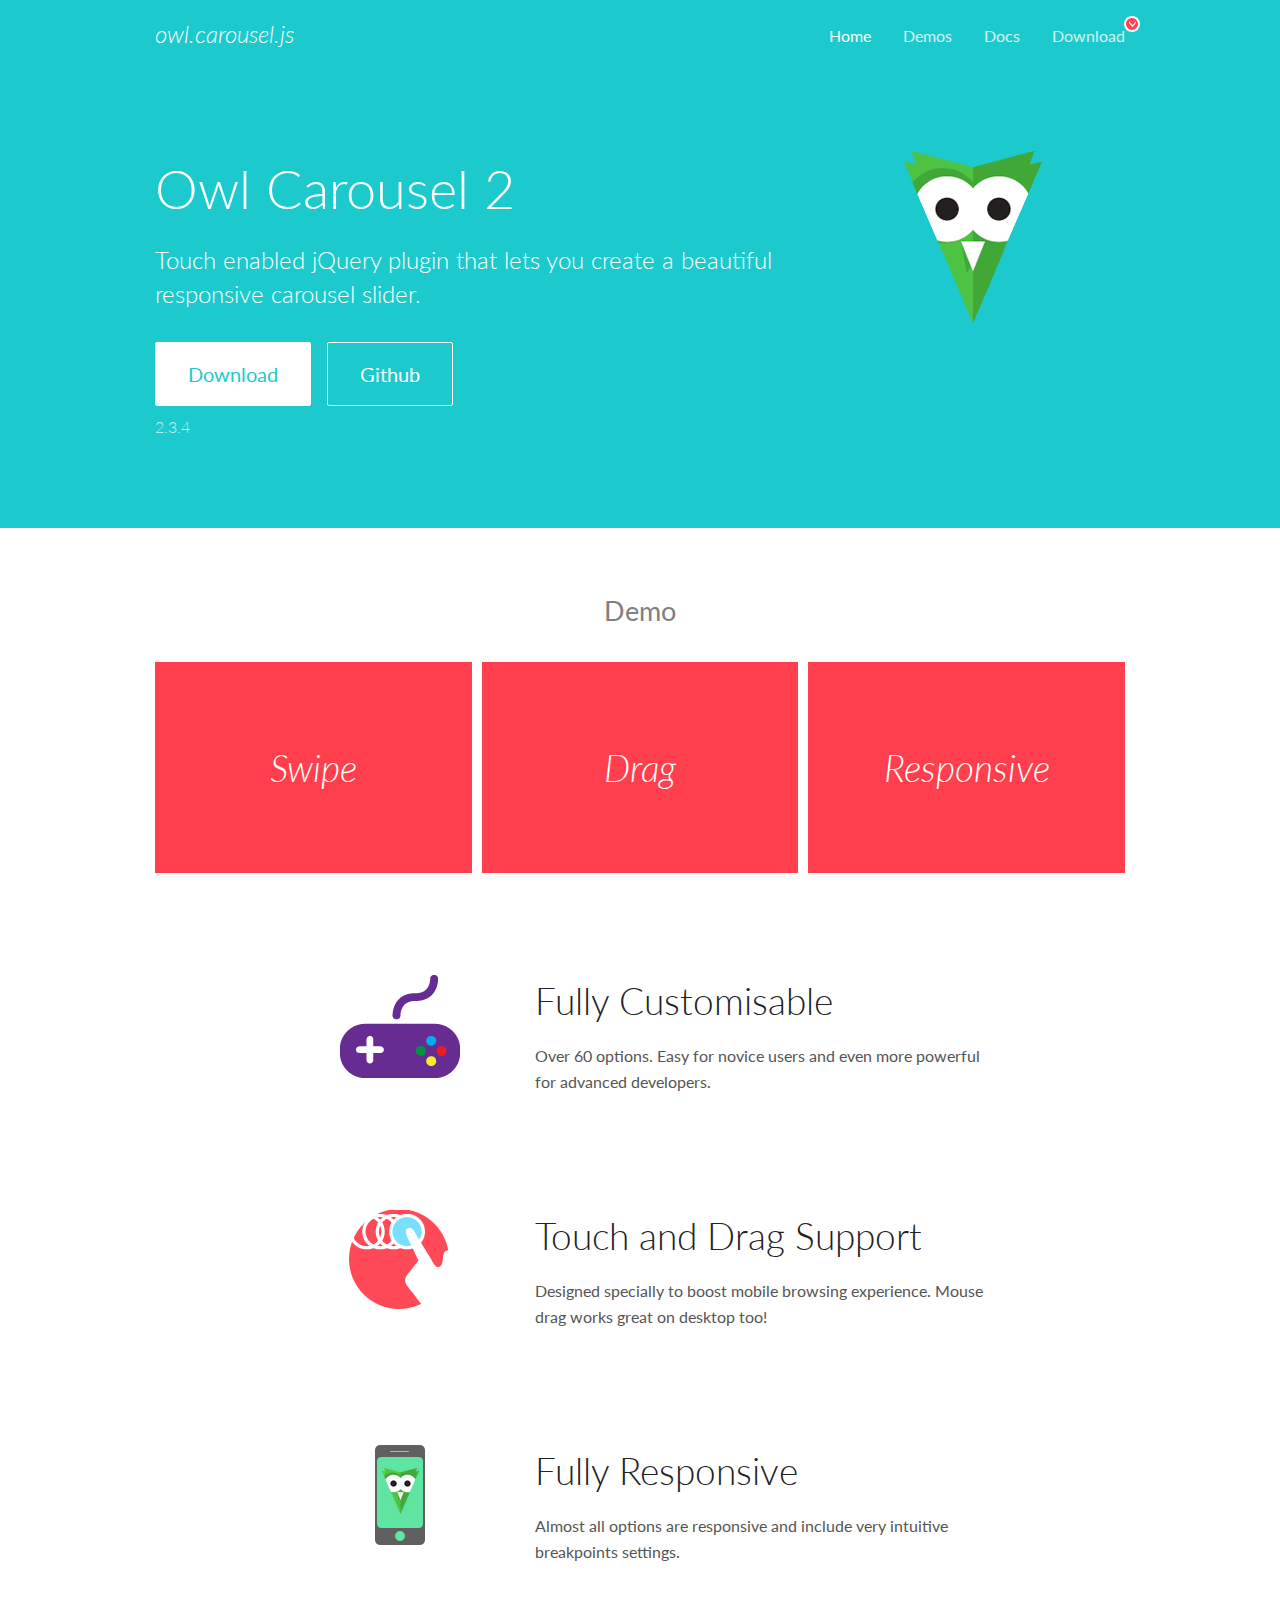
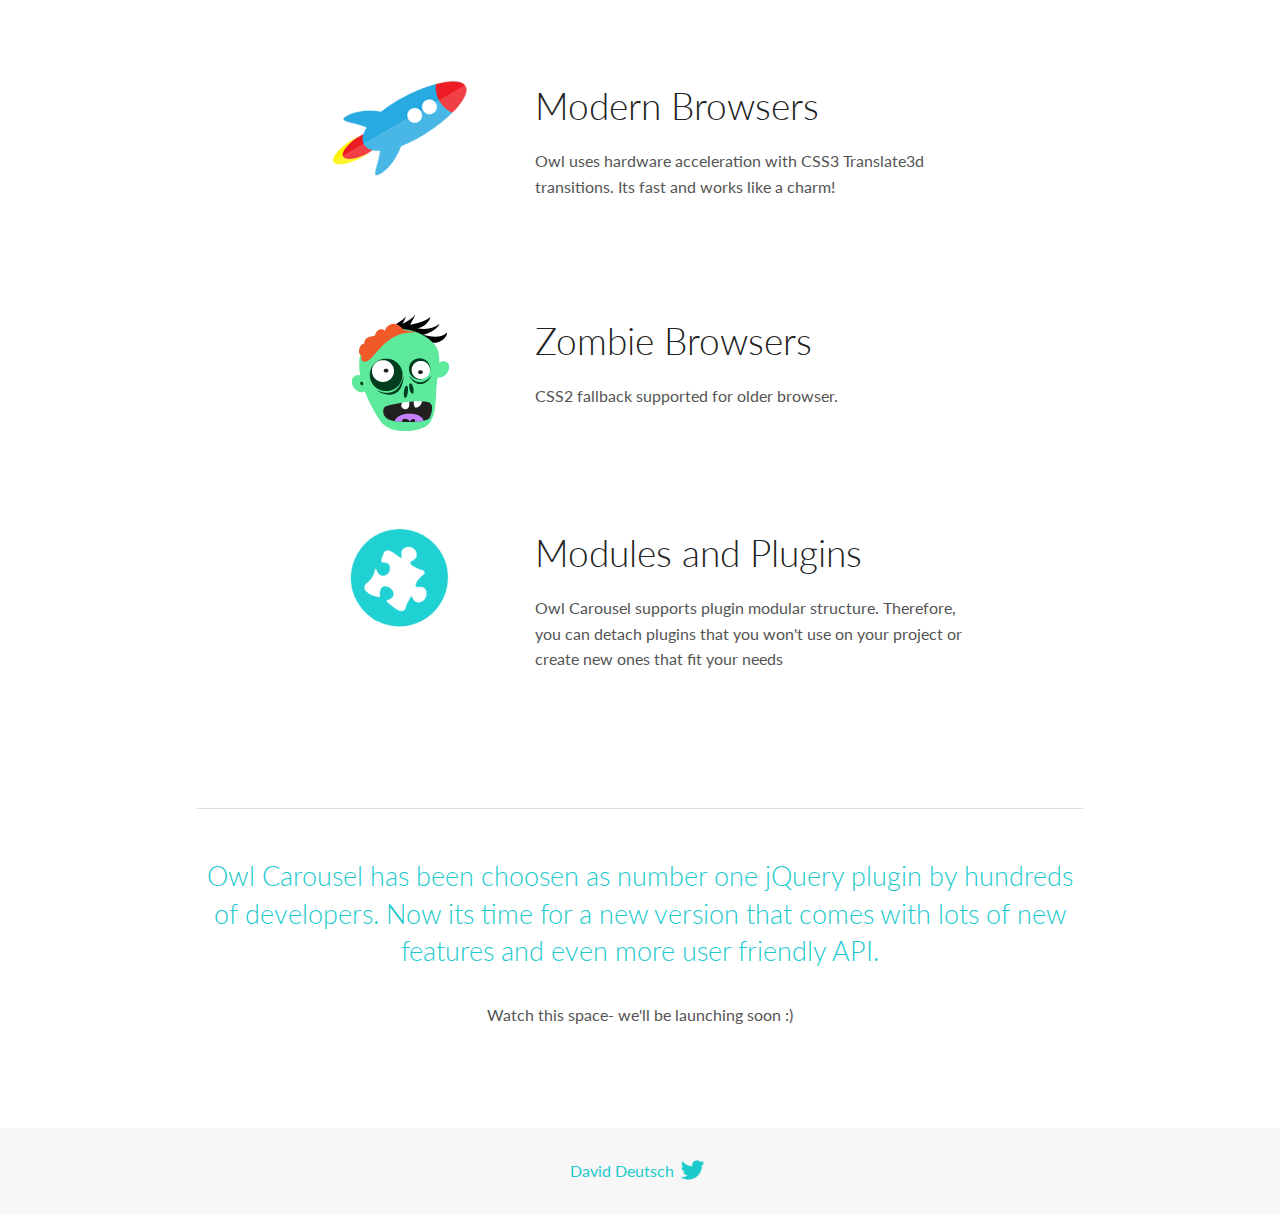
<file: owl-carousel/docs/index.html>
<!DOCTYPE html>
<html lang="en">
  <head>

    <!-- head -->
    <meta charset="utf-8">
    <meta name="msapplication-tap-highlight" content="no" />
    <meta name="viewport" content="width=device-width, initial-scale=1.0" />
    <meta name="description" content="Touch enabled jQuery plugin that lets you create beautiful responsive carousel slider.">
    <meta name="author" content="David Deutsch">
    <title>
      Home | Owl Carousel | 2.3.4
    </title>

    <!-- Stylesheets -->
    <link href='https://fonts.googleapis.com/css?family=Lato:300,400,700,400italic,300italic' rel='stylesheet' type='text/css'>
    <link rel="stylesheet" href="assets/css/docs.theme.min.css">

    <!-- Owl Stylesheets -->
    <link rel="stylesheet" href="assets/owlcarousel/assets/owl.carousel.min.css">
    <link rel="stylesheet" href="assets/owlcarousel/assets/owl.theme.default.min.css">

    <!-- HTML5 shim and Respond.js IE8 support of HTML5 elements and media queries -->

    <!--[if lt IE 9]>
      <script src="https://oss.maxcdn.com/libs/html5shiv/3.7.0/html5shiv.js"></script>
      <script src="https://oss.maxcdn.com/libs/respond.js/1.3.0/respond.min.js"></script>
    <![endif]-->

    <!-- Favicons -->
    <link rel="apple-touch-icon-precomposed" sizes="144x144" href="assets/ico/apple-touch-icon-144-precomposed.png">
    <link rel="shortcut icon" href="assets/ico/favicon.png">
    <link rel="shortcut icon" href="favicon.ico">

    <!-- Yeah i know js should not be in header. Its required for demos.-->

    <!-- javascript -->
    <script src="assets/vendors/jquery.min.js"></script>
    <script src="assets/owlcarousel/owl.carousel.js"></script>
  </head>
  <body>

    <!-- header -->
    <header class="header">
      <div class="row">
        <div class="large-12 columns">
          <div class="brand left">
            <h3>
              <a href="/OwlCarousel2/">owl.carousel.js</a> 
            </h3>
          </div>
          <a id="toggle-nav" class="right">
            <span></span> <span></span> <span></span> 
          </a> 
          <div class="nav-bar">
            <ul class="clearfix">
              <li class="active">
                <a href="/OwlCarousel2/index.html">Home</a> 
              </li>
              <li> <a href="/OwlCarousel2/demos/demos.html">Demos</a>  </li>
              <li> <a href="/OwlCarousel2/docs/started-welcome.html">Docs</a>  </li>
              <li>
                <a href="https://github.com/OwlCarousel2/OwlCarousel2/archive/2.3.4.zip">Download</a> 
                <span class="download"></span> 
              </li>
            </ul>
          </div>
        </div>
      </div>
    </header>

    <!-- home panel -->
    <section id="hero">
      <div class="row">
        <div class="large-8 medium-8 columns">
          <h1>Owl Carousel 2</h1>
          <h4>Touch enabled jQuery plugin that lets you create a beautiful responsive carousel slider.</h4>
          <a href="https://github.com/OwlCarousel2/OwlCarousel2/archive/2.3.4.zip" class="hero-button">Download</a> 
          <a href="https://github.com/OwlCarousel2/OwlCarousel2" class="hero-button outline">Github</a> 
          <p>2.3.4</p>
        </div>
        <div class="large-4 medium-4 columns">
          <img class="owl-logo" src="assets/img/owl-logo.png" alt="mr. Owl">
        </div>
      </div>
    </section>

    <!-- body -->
    <div class="home-demo">
      <div class="row">
        <div class="large-12 columns">
          <h3>Demo</h3>
          <div class="owl-carousel">
            <div class="item">
              <h2>Swipe</h2>
            </div>
            <div class="item">
              <h2>Drag</h2>
            </div>
            <div class="item">
              <h2>Responsive</h2>
            </div>
            <div class="item">
              <h2>CSS3</h2>
            </div>
            <div class="item">
              <h2>Fast</h2>
            </div>
            <div class="item">
              <h2>Easy</h2>
            </div>
            <div class="item">
              <h2>Free</h2>
            </div>
            <div class="item">
              <h2>Upgradable</h2>
            </div>
            <div class="item">
              <h2>Tons of options</h2>
            </div>
            <div class="item">
              <h2>Infinity</h2>
            </div>
            <div class="item">
              <h2>Auto Width</h2>
            </div>
          </div>
        </div>
      </div>
    </div>
    <script>
      var owl = $('.owl-carousel');
      owl.owlCarousel({
        margin: 10,
        loop: true,
        responsive: {
          0: {
            items: 1
          },
          600: {
            items: 2
          },
          1000: {
            items: 3
          }
        }
      })
    </script>

    <!-- features -->
    <div id="features">
      <div class="row">
        <div class="small-12 medium-9 small-centered columns">
          <section class="row feature">
            <div class="medium-4 small-12 columns">
              <img src="assets/img/feature-options.png" alt="">
            </div>
            <div class="medium-8 small-12 columns">
              <h2>Fully Customisable</h2>
              <p>Over 60 options. Easy for novice users and even more powerful for advanced developers.</p>
            </div>
          </section>
          <section class="row feature">
            <div class="medium-4 small-12 columns">
              <img src="assets/img/feature-drag.png" alt="">
            </div>
            <div class="medium-8 small-12 columns">
              <h2>Touch and Drag Support</h2>
              <p>Designed specially to boost mobile browsing experience. Mouse drag works great on desktop too!</p>
            </div>
          </section>
          <section class="row feature">
            <div class="medium-4 small-12 columns">
              <img src="assets/img/feature-responsive.png" alt="">
            </div>
            <div class="medium-8 small-12 columns">
              <h2>Fully Responsive</h2>
              <p>Almost all options are responsive and include very intuitive breakpoints settings.</p>
            </div>
          </section>
          <section class="row feature">
            <div class="medium-4 small-12 columns">
              <img src="assets/img/feature-modern.png" alt="">
            </div>
            <div class="medium-8 small-12 columns">
              <h2>Modern Browsers</h2>
              <p>Owl uses hardware acceleration with CSS3 Translate3d transitions. Its fast and works like a charm! </p>
            </div>
          </section>
          <section class="row feature">
            <div class="medium-4 small-12 columns">
              <img src="assets/img/feature-zombie.png" alt="">
            </div>
            <div class="medium-8 small-12 columns">
              <h2>Zombie Browsers</h2>
              <p>CSS2 fallback supported for older browser.</p>
            </div>
          </section>
          <section class="row feature">
            <div class="medium-4 small-12 columns">
              <img src="assets/img/feature-module.png" alt="">
            </div>
            <div class="medium-8 small-12 columns">
              <h2>Modules and Plugins</h2>
              <p>Owl Carousel supports plugin modular structure. Therefore, you can detach plugins that you won&#x27;t use on your project or create new ones that fit your needs</p>
            </div>
          </section>
        </div>
      </div>
    </div>

    <!-- footer -->
    <section id="teaser-text">
      <div class="row">
        <div class="small-12 medium-11 small-centered columns">
          <hr>
          <h3 id="owl-carousel-has-been-choosen-as-number-one-jquery-plugin-by-hundreds-of-developers-now-its-time-for-a-new-version-that-comes-with-lots-of-new-features-and-even-more-user-friendly-api-">Owl Carousel has been choosen as number one jQuery plugin by hundreds of developers. Now its time for a new version that comes with lots of new features and even more user friendly API.</h3>
          <p>Watch this space- we&#39;ll be launching soon :)</p>
        </div>
      </div>
    </section>

    <!-- footer -->
    <footer class="footer">
      <div class="row">
        <div class="large-12 columns">
          <h5>
            <a href="/OwlCarousel2/docs/support-contact.html">David Deutsch</a> 
            <a id="custom-tweet-button" href="https://twitter.com/share?url=https://github.com/OwlCarousel2/OwlCarousel2&text=Owl Carousel - This is so awesome! " target="_blank"></a> 
          </h5>
        </div>
      </div>
    </footer>

    <!-- vendors -->
    <script src="assets/vendors/highlight.js"></script>
    <script src="assets/js/app.js"></script>
  </body>
</html>
</file>
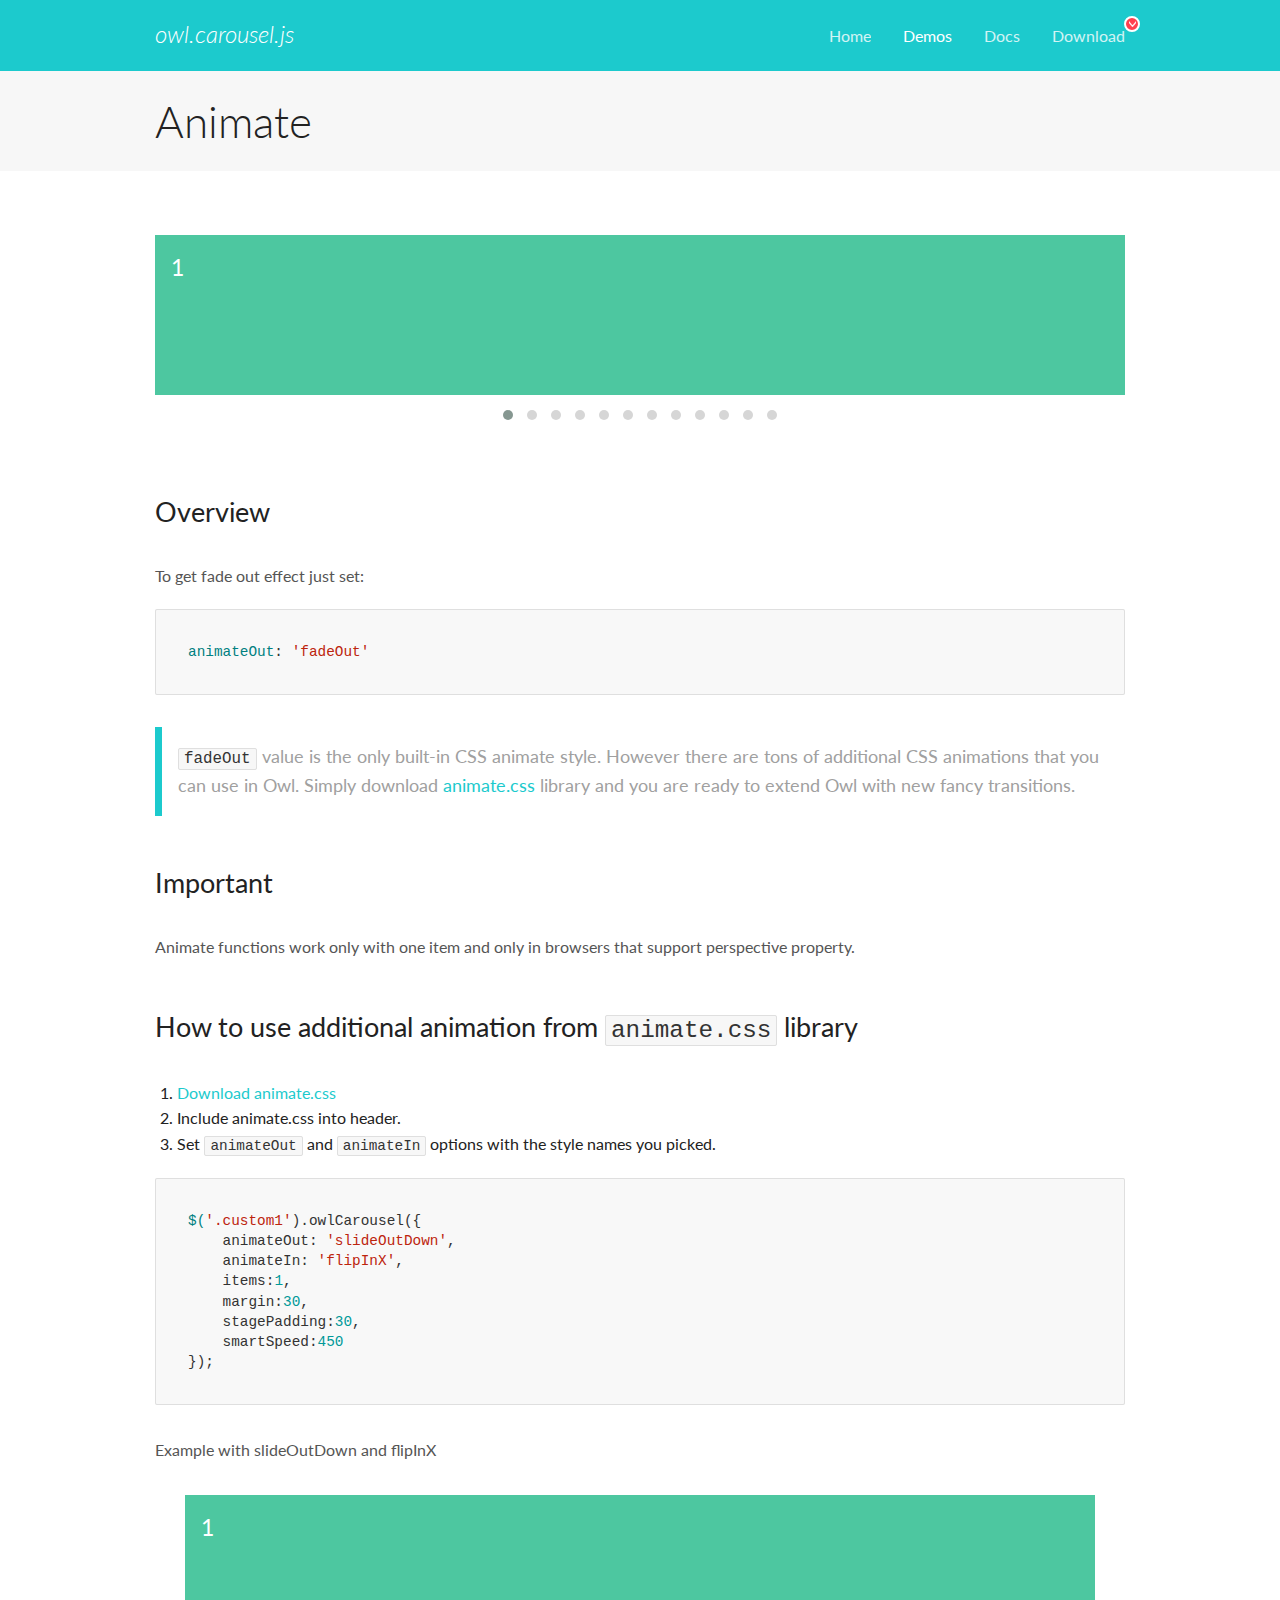
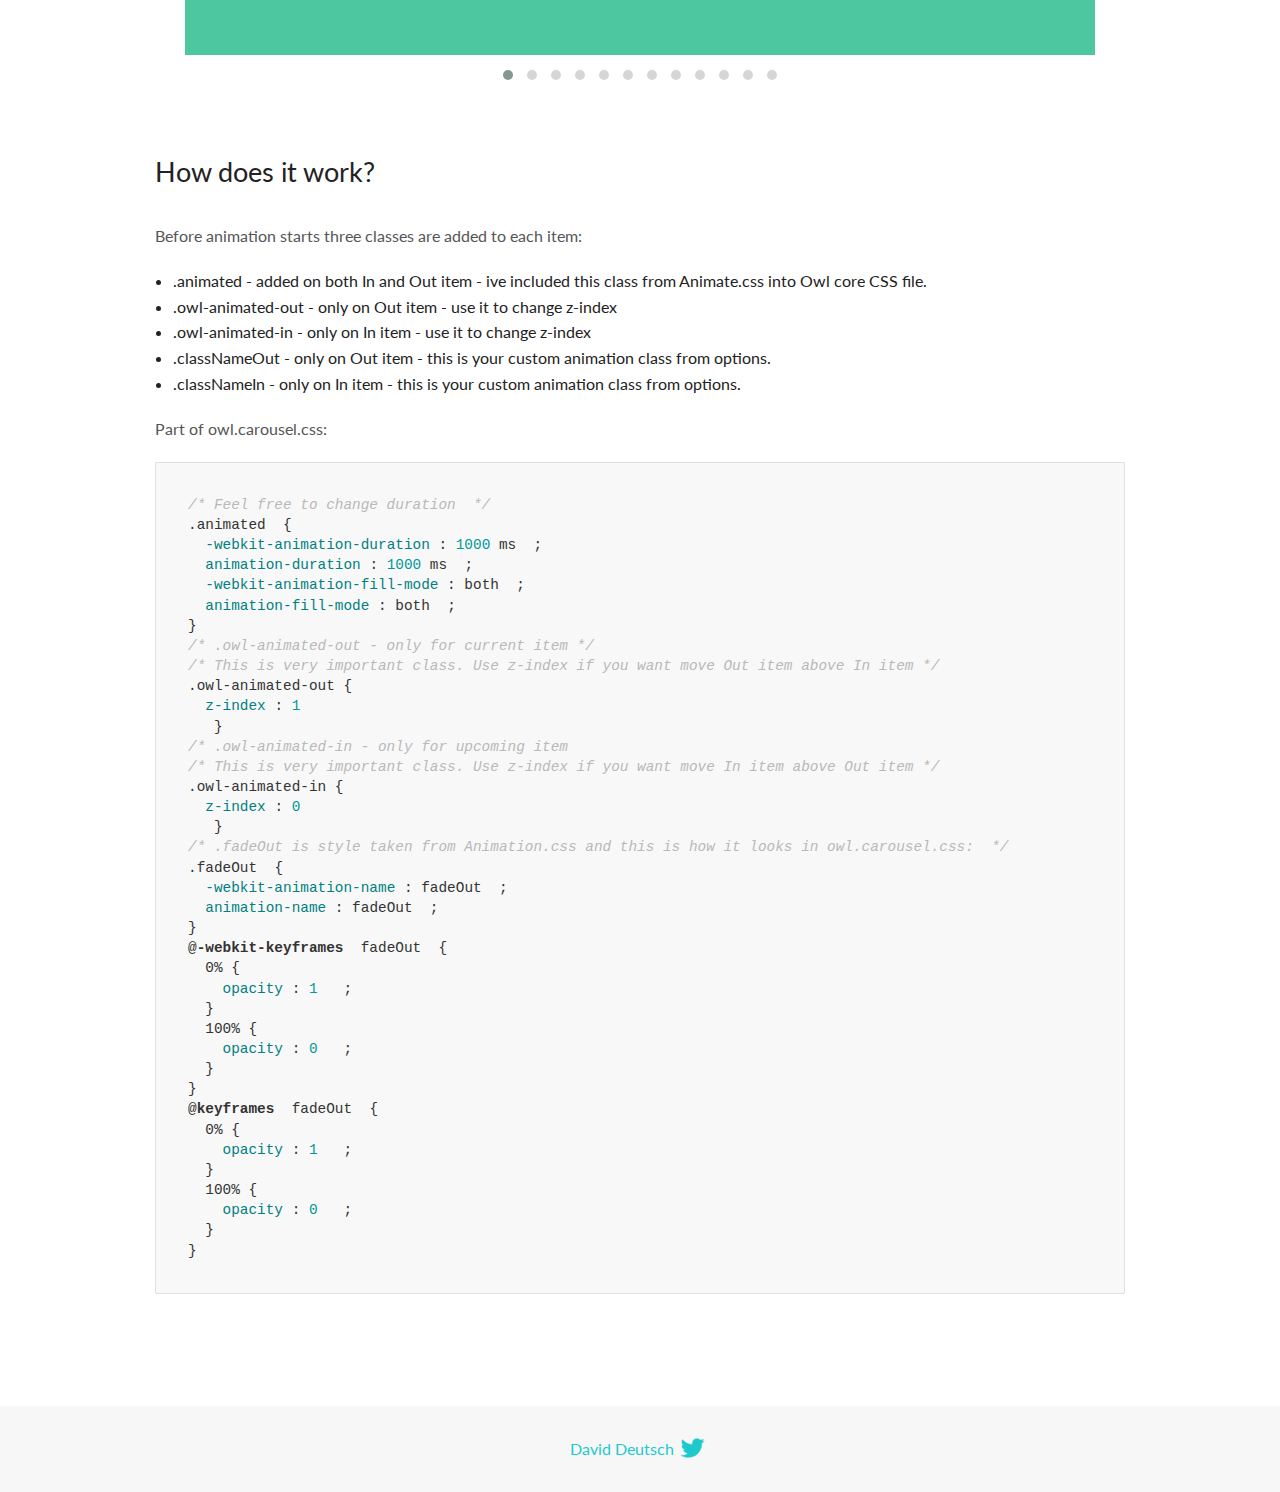
<file: owl-carousel/docs/demos/animate.html>
<!DOCTYPE html>
<html lang="en">
  <head>

    <!-- head -->
    <meta charset="utf-8">
    <meta name="msapplication-tap-highlight" content="no" />
    <meta name="viewport" content="width=device-width, initial-scale=1.0" />
    <meta name="description" content="Animate carousel">
    <meta name="author" content="David Deutsch">
    <title>
      Animate Demo | Owl Carousel | 2.3.4
    </title>

    <!-- Stylesheets -->
    <link href='https://fonts.googleapis.com/css?family=Lato:300,400,700,400italic,300italic' rel='stylesheet' type='text/css'>
    <link rel="stylesheet" href="../assets/css/docs.theme.min.css">

    <!-- Owl Stylesheets -->
    <link rel="stylesheet" href="../assets/owlcarousel/assets/owl.carousel.min.css">
    <link rel="stylesheet" href="../assets/owlcarousel/assets/owl.theme.default.min.css">

    <!-- HTML5 shim and Respond.js IE8 support of HTML5 elements and media queries -->

    <!--[if lt IE 9]>
      <script src="https://oss.maxcdn.com/libs/html5shiv/3.7.0/html5shiv.js"></script>
      <script src="https://oss.maxcdn.com/libs/respond.js/1.3.0/respond.min.js"></script>
    <![endif]-->

    <!-- Favicons -->
    <link rel="apple-touch-icon-precomposed" sizes="144x144" href="../assets/ico/apple-touch-icon-144-precomposed.png">
    <link rel="shortcut icon" href="../assets/ico/favicon.png">
    <link rel="shortcut icon" href="favicon.ico">

    <!-- Yeah i know js should not be in header. Its required for demos.-->

    <!-- javascript -->
    <script src="../assets/vendors/jquery.min.js"></script>
    <script src="../assets/owlcarousel/owl.carousel.js"></script>
  </head>
  <body>

    <!-- header -->
    <header class="header">
      <div class="row">
        <div class="large-12 columns">
          <div class="brand left">
            <h3>
              <a href="/OwlCarousel2/">owl.carousel.js</a> 
            </h3>
          </div>
          <a id="toggle-nav" class="right">
            <span></span> <span></span> <span></span> 
          </a> 
          <div class="nav-bar">
            <ul class="clearfix">
              <li> <a href="/OwlCarousel2/index.html">Home</a>  </li>
              <li class="active">
                <a href="/OwlCarousel2/demos/demos.html">Demos</a> 
              </li>
              <li> <a href="/OwlCarousel2/docs/started-welcome.html">Docs</a>  </li>
              <li>
                <a href="https://github.com/OwlCarousel2/OwlCarousel2/archive/2.3.4.zip">Download</a> 
                <span class="download"></span> 
              </li>
            </ul>
          </div>
        </div>
      </div>
    </header>

    <!-- title -->
    <section class="title">
      <div class="row">
        <div class="large-12 columns">
          <h1>Animate</h1>
        </div>
      </div>
    </section>

    <!--  Demos -->
    <section id="demos">
      <div class="row">
        <div class="large-12 columns">
          <div class="fadeOut owl-carousel owl-theme">
            <div class="item">
              <h4>1</h4>
            </div>
            <div class="item">
              <h4>2</h4>
            </div>
            <div class="item">
              <h4>3</h4>
            </div>
            <div class="item">
              <h4>4</h4>
            </div>
            <div class="item">
              <h4>5</h4>
            </div>
            <div class="item">
              <h4>6</h4>
            </div>
            <div class="item">
              <h4>7</h4>
            </div>
            <div class="item">
              <h4>8</h4>
            </div>
            <div class="item">
              <h4>9</h4>
            </div>
            <div class="item">
              <h4>10</h4>
            </div>
            <div class="item">
              <h4>11</h4>
            </div>
            <div class="item">
              <h4>12</h4>
            </div>
          </div>
          <h3 id="overview">Overview</h3>
          <p>To get fade out effect just set:</p>
          <pre><code>animateOut: &#39;fadeOut&#39;</code></pre>
          <blockquote>
            <p><code>fadeOut</code> value is the only built-in CSS animate style. However there are tons of additional CSS animations that you can use in Owl. Simply download
              <a href="https://daneden.github.io/animate.css/">animate.css</a>  library and you are ready to extend Owl with new fancy transitions.</p>
          </blockquote>
          <h3 id="important">Important</h3>
          <p>Animate functions work only with one item and only in browsers that support perspective property.</p>
          <h3 id="how-to-use-additional-animation-from-animate-css-library">How to use additional animation from <code>animate.css</code> library</h3>
          <ol>
            <li> <a href="https://daneden.github.io/animate.css/">Download animate.css</a>  </li>
            <li>Include animate.css into header.</li>
            <li>Set <code>animateOut</code> and <code>animateIn</code> options with the style names you picked.</li>
          </ol>
          <pre><code>$(&#39;.custom1&#39;).owlCarousel({
    animateOut: &#39;slideOutDown&#39;,
    animateIn: &#39;flipInX&#39;,
    items:1,
    margin:30,
    stagePadding:30,
    smartSpeed:450
});</code></pre>
          <p>Example with slideOutDown and flipInX</p>
          <div class="custom1 owl-carousel owl-theme">
            <div class="item">
              <h4>1</h4>
            </div>
            <div class="item">
              <h4>2</h4>
            </div>
            <div class="item">
              <h4>3</h4>
            </div>
            <div class="item">
              <h4>4</h4>
            </div>
            <div class="item">
              <h4>5</h4>
            </div>
            <div class="item">
              <h4>6</h4>
            </div>
            <div class="item">
              <h4>7</h4>
            </div>
            <div class="item">
              <h4>8</h4>
            </div>
            <div class="item">
              <h4>9</h4>
            </div>
            <div class="item">
              <h4>10</h4>
            </div>
            <div class="item">
              <h4>11</h4>
            </div>
            <div class="item">
              <h4>12</h4>
            </div>
          </div>
          <h3 id="how-does-it-work-">How does it work?</h3>
          <p>Before animation starts three classes are added to each item:</p>
          <ul>
            <li>.animated - added on both In and Out item - ive included this class from Animate.css into Owl core CSS file.</li>
            <li>.owl-animated-out - only on Out item - use it to change z-index</li>
            <li>.owl-animated-in - only on In item - use it to change z-index</li>
            <li>.classNameOut - only on Out item - this is your custom animation class from options.</li>
            <li>.classNameIn - only on In item - this is your custom animation class from options.</li>
          </ul>
          <p>Part of owl.carousel.css:</p>
          <pre><code class="language-css"><span class="comment">/* Feel free to change duration  */</span> 
<span class="class">.animated</span>  <span class="rules">{
  <span class="rule"><span class="attribute">-webkit-animation-duration</span> :<span class="value"> <span class="number">1000</span> ms</span> </span> ;
  <span class="rule"><span class="attribute">animation-duration</span> :<span class="value"> <span class="number">1000</span> ms</span> </span> ;
  <span class="rule"><span class="attribute">-webkit-animation-fill-mode</span> :<span class="value"> both</span> </span> ;
  <span class="rule"><span class="attribute">animation-fill-mode</span> :<span class="value"> both</span> </span> ;
<span class="rule">}</span> </span> 
<span class="comment">/* .owl-animated-out - only for current item */</span> 
<span class="comment">/* This is very important class. Use z-index if you want move Out item above In item */</span> 
<span class="class">.owl-animated-out</span> <span class="rules">{
  <span class="rule"><span class="attribute">z-index</span> :<span class="value"> <span class="number">1</span> 
</span> </span> </span> }
<span class="comment">/* .owl-animated-in - only for upcoming item
/* This is very important class. Use z-index if you want move In item above Out item */</span> 
<span class="class">.owl-animated-in</span> <span class="rules">{
  <span class="rule"><span class="attribute">z-index</span> :<span class="value"> <span class="number">0</span> 
</span> </span> </span> }
<span class="comment">/* .fadeOut is style taken from Animation.css and this is how it looks in owl.carousel.css:  */</span> 
<span class="class">.fadeOut</span>  <span class="rules">{
  <span class="rule"><span class="attribute">-webkit-animation-name</span> :<span class="value"> fadeOut</span> </span> ;
  <span class="rule"><span class="attribute">animation-name</span> :<span class="value"> fadeOut</span> </span> ;
<span class="rule">}</span> </span> 
<span class="at_rule">@<span class="keyword">-webkit-keyframes</span>  fadeOut </span> {
  0% <span class="rules">{
    <span class="rule"><span class="attribute">opacity</span> :<span class="value"> <span class="number">1</span> </span> </span> ;
  <span class="rule">}</span> </span> 
  100% <span class="rules">{
    <span class="rule"><span class="attribute">opacity</span> :<span class="value"> <span class="number">0</span> </span> </span> ;
  <span class="rule">}</span> </span> 
}
<span class="at_rule">@<span class="keyword">keyframes</span>  fadeOut </span> {
  0% <span class="rules">{
    <span class="rule"><span class="attribute">opacity</span> :<span class="value"> <span class="number">1</span> </span> </span> ;
  <span class="rule">}</span> </span> 
  100% <span class="rules">{
    <span class="rule"><span class="attribute">opacity</span> :<span class="value"> <span class="number">0</span> </span> </span> ;
  <span class="rule">}</span> </span> 
}</code></pre>
          <link rel="stylesheet" href="../assets/css/animate.css">
          <script>
            jQuery(document).ready(function($) {
              $('.fadeOut').owlCarousel({
                items: 1,
                animateOut: 'fadeOut',
                loop: true,
                margin: 10,
              });
              $('.custom1').owlCarousel({
                animateOut: 'slideOutDown',
                animateIn: 'flipInX',
                items: 1,
                margin: 30,
                stagePadding: 30,
                smartSpeed: 450
              });
            });
          </script>
        </div>
      </div>
    </section>

    <!-- footer -->
    <footer class="footer">
      <div class="row">
        <div class="large-12 columns">
          <h5>
            <a href="/OwlCarousel2/docs/support-contact.html">David Deutsch</a> 
            <a id="custom-tweet-button" href="https://twitter.com/share?url=https://github.com/OwlCarousel2/OwlCarousel2&text=Owl Carousel - This is so awesome! " target="_blank"></a> 
          </h5>
        </div>
      </div>
    </footer>

    <!-- vendors -->
    <script src="../assets/vendors/highlight.js"></script>
    <script src="../assets/js/app.js"></script>
  </body>
</html>
</file>
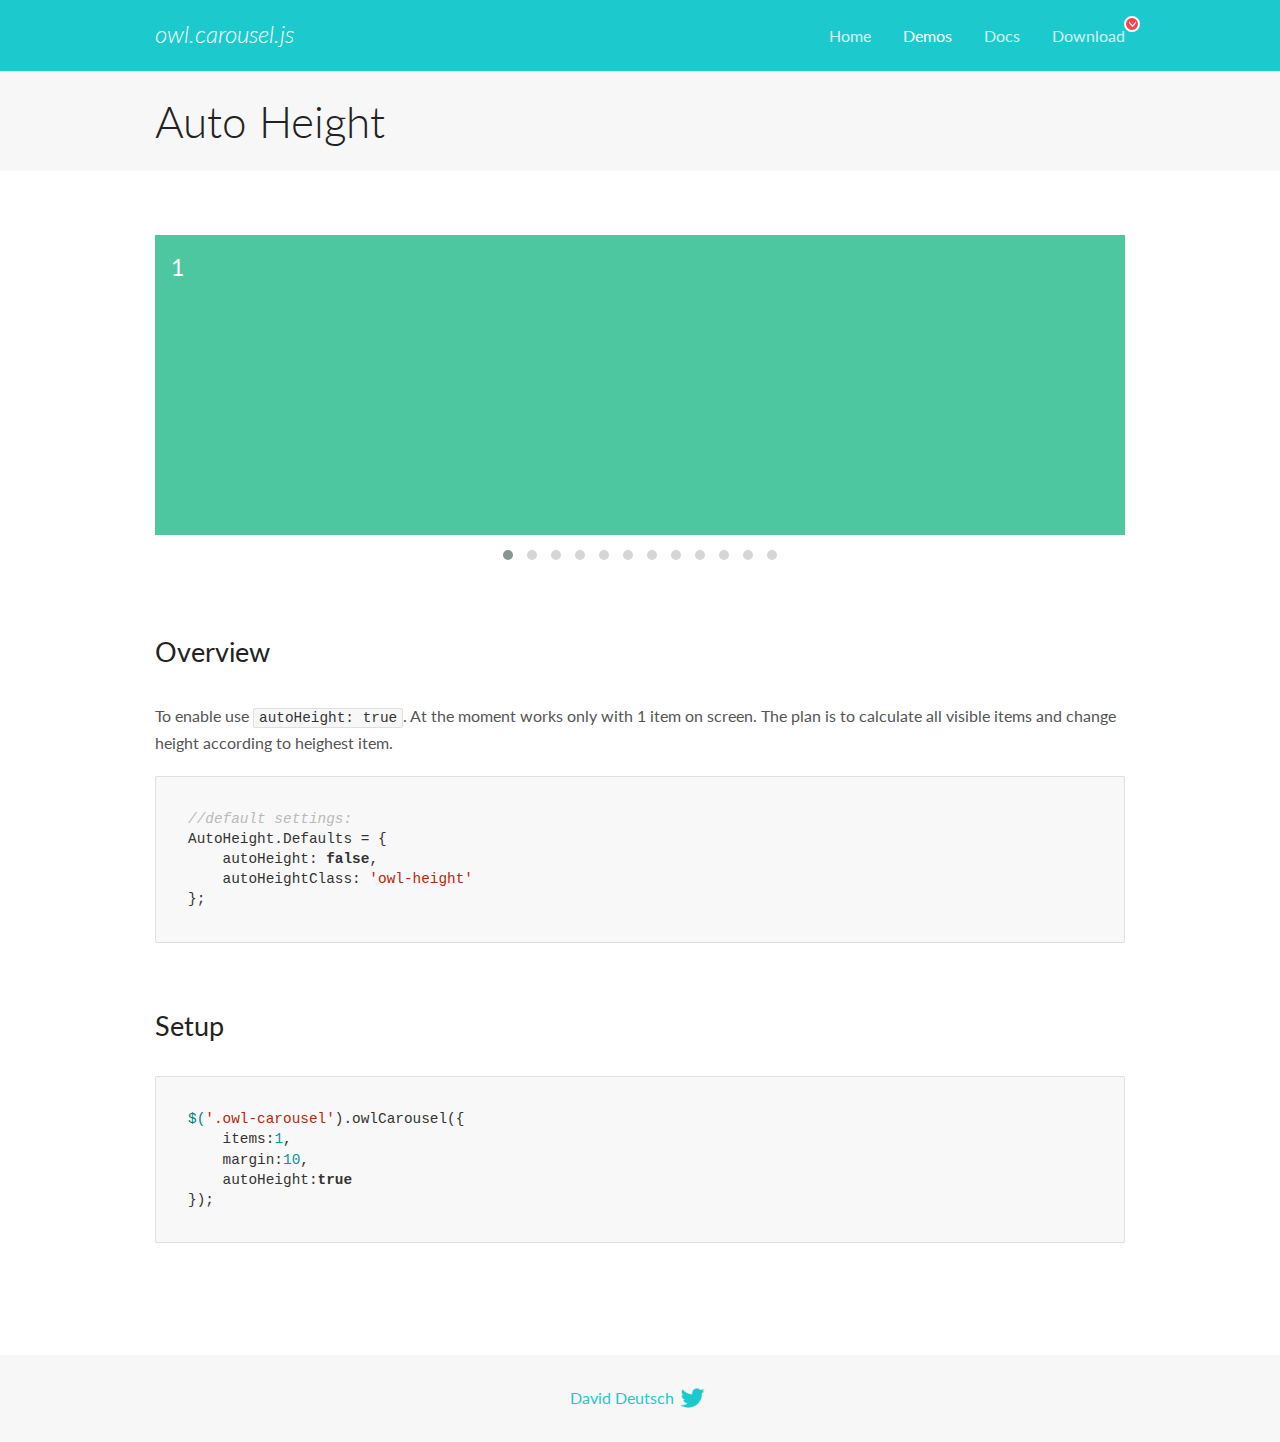
<file: owl-carousel/docs/demos/autoheight.html>
<!DOCTYPE html>
<html lang="en">
  <head>

    <!-- head -->
    <meta charset="utf-8">
    <meta name="msapplication-tap-highlight" content="no" />
    <meta name="viewport" content="width=device-width, initial-scale=1.0" />
    <meta name="description" content="autoHeight usage demo">
    <meta name="author" content="David Deutsch">
    <title>
      Auto Height Demo | Owl Carousel | 2.3.4
    </title>

    <!-- Stylesheets -->
    <link href='https://fonts.googleapis.com/css?family=Lato:300,400,700,400italic,300italic' rel='stylesheet' type='text/css'>
    <link rel="stylesheet" href="../assets/css/docs.theme.min.css">

    <!-- Owl Stylesheets -->
    <link rel="stylesheet" href="../assets/owlcarousel/assets/owl.carousel.min.css">
    <link rel="stylesheet" href="../assets/owlcarousel/assets/owl.theme.default.min.css">

    <!-- HTML5 shim and Respond.js IE8 support of HTML5 elements and media queries -->

    <!--[if lt IE 9]>
      <script src="https://oss.maxcdn.com/libs/html5shiv/3.7.0/html5shiv.js"></script>
      <script src="https://oss.maxcdn.com/libs/respond.js/1.3.0/respond.min.js"></script>
    <![endif]-->

    <!-- Favicons -->
    <link rel="apple-touch-icon-precomposed" sizes="144x144" href="../assets/ico/apple-touch-icon-144-precomposed.png">
    <link rel="shortcut icon" href="../assets/ico/favicon.png">
    <link rel="shortcut icon" href="favicon.ico">

    <!-- Yeah i know js should not be in header. Its required for demos.-->

    <!-- javascript -->
    <script src="../assets/vendors/jquery.min.js"></script>
    <script src="../assets/owlcarousel/owl.carousel.js"></script>
  </head>
  <body>

    <!-- header -->
    <header class="header">
      <div class="row">
        <div class="large-12 columns">
          <div class="brand left">
            <h3>
              <a href="/OwlCarousel2/">owl.carousel.js</a> 
            </h3>
          </div>
          <a id="toggle-nav" class="right">
            <span></span> <span></span> <span></span> 
          </a> 
          <div class="nav-bar">
            <ul class="clearfix">
              <li> <a href="/OwlCarousel2/index.html">Home</a>  </li>
              <li class="active">
                <a href="/OwlCarousel2/demos/demos.html">Demos</a> 
              </li>
              <li> <a href="/OwlCarousel2/docs/started-welcome.html">Docs</a>  </li>
              <li>
                <a href="https://github.com/OwlCarousel2/OwlCarousel2/archive/2.3.4.zip">Download</a> 
                <span class="download"></span> 
              </li>
            </ul>
          </div>
        </div>
      </div>
    </header>

    <!-- title -->
    <section class="title">
      <div class="row">
        <div class="large-12 columns">
          <h1>Auto Height</h1>
        </div>
      </div>
    </section>

    <!--  Demos -->
    <section id="demos">
      <div class="row">
        <div class="large-12 columns">
          <div class="owl-carousel owl-theme">
            <div class="item" style="height:300px">
              <h4>1</h4>
            </div>
            <div class="item" style="height:100px">
              <h4>2</h4>
            </div>
            <div class="item" style="height:500px">
              <h4>3</h4>
            </div>
            <div class="item" style="height:250px">
              <h4>4</h4>
            </div>
            <div class="item" style="height:400px">
              <h4>5</h4>
            </div>
            <div class="item" style="height:500px">
              <h4>6</h4>
            </div>
            <div class="item" style="height:600px">
              <h4>7</h4>
            </div>
            <div class="item" style="height:400px">
              <h4>8</h4>
            </div>
            <div class="item" style="height:300px">
              <h4>9</h4>
            </div>
            <div class="item" style="height:350px">
              <h4>10</h4>
            </div>
            <div class="item" style="height:200px">
              <h4>11</h4>
            </div>
            <div class="item" style="height:150px">
              <h4>12</h4>
            </div>
          </div>
          <h3 id="overview">Overview</h3>
          <p>To enable use <code>autoHeight: true</code>. At the moment works only with 1 item on screen. The plan is to calculate all visible items and change height according to heighest item.</p>
          <pre><code>//default settings:
AutoHeight.Defaults = {
    autoHeight: false,
    autoHeightClass: &#39;owl-height&#39;
};</code></pre>
          <h3 id="setup">Setup</h3>
          <pre><code>$(&#39;.owl-carousel&#39;).owlCarousel({
    items:1,
    margin:10,
    autoHeight:true
});</code></pre>
          <script>
            $(document).ready(function() {
              $('.owl-carousel').owlCarousel({
                items: 1,
                margin: 10,
                autoHeight: true
              });
            })
          </script>
        </div>
      </div>
    </section>

    <!-- footer -->
    <footer class="footer">
      <div class="row">
        <div class="large-12 columns">
          <h5>
            <a href="/OwlCarousel2/docs/support-contact.html">David Deutsch</a> 
            <a id="custom-tweet-button" href="https://twitter.com/share?url=https://github.com/OwlCarousel2/OwlCarousel2&text=Owl Carousel - This is so awesome! " target="_blank"></a> 
          </h5>
        </div>
      </div>
    </footer>

    <!-- vendors -->
    <script src="../assets/vendors/highlight.js"></script>
    <script src="../assets/js/app.js"></script>
  </body>
</html>
</file>
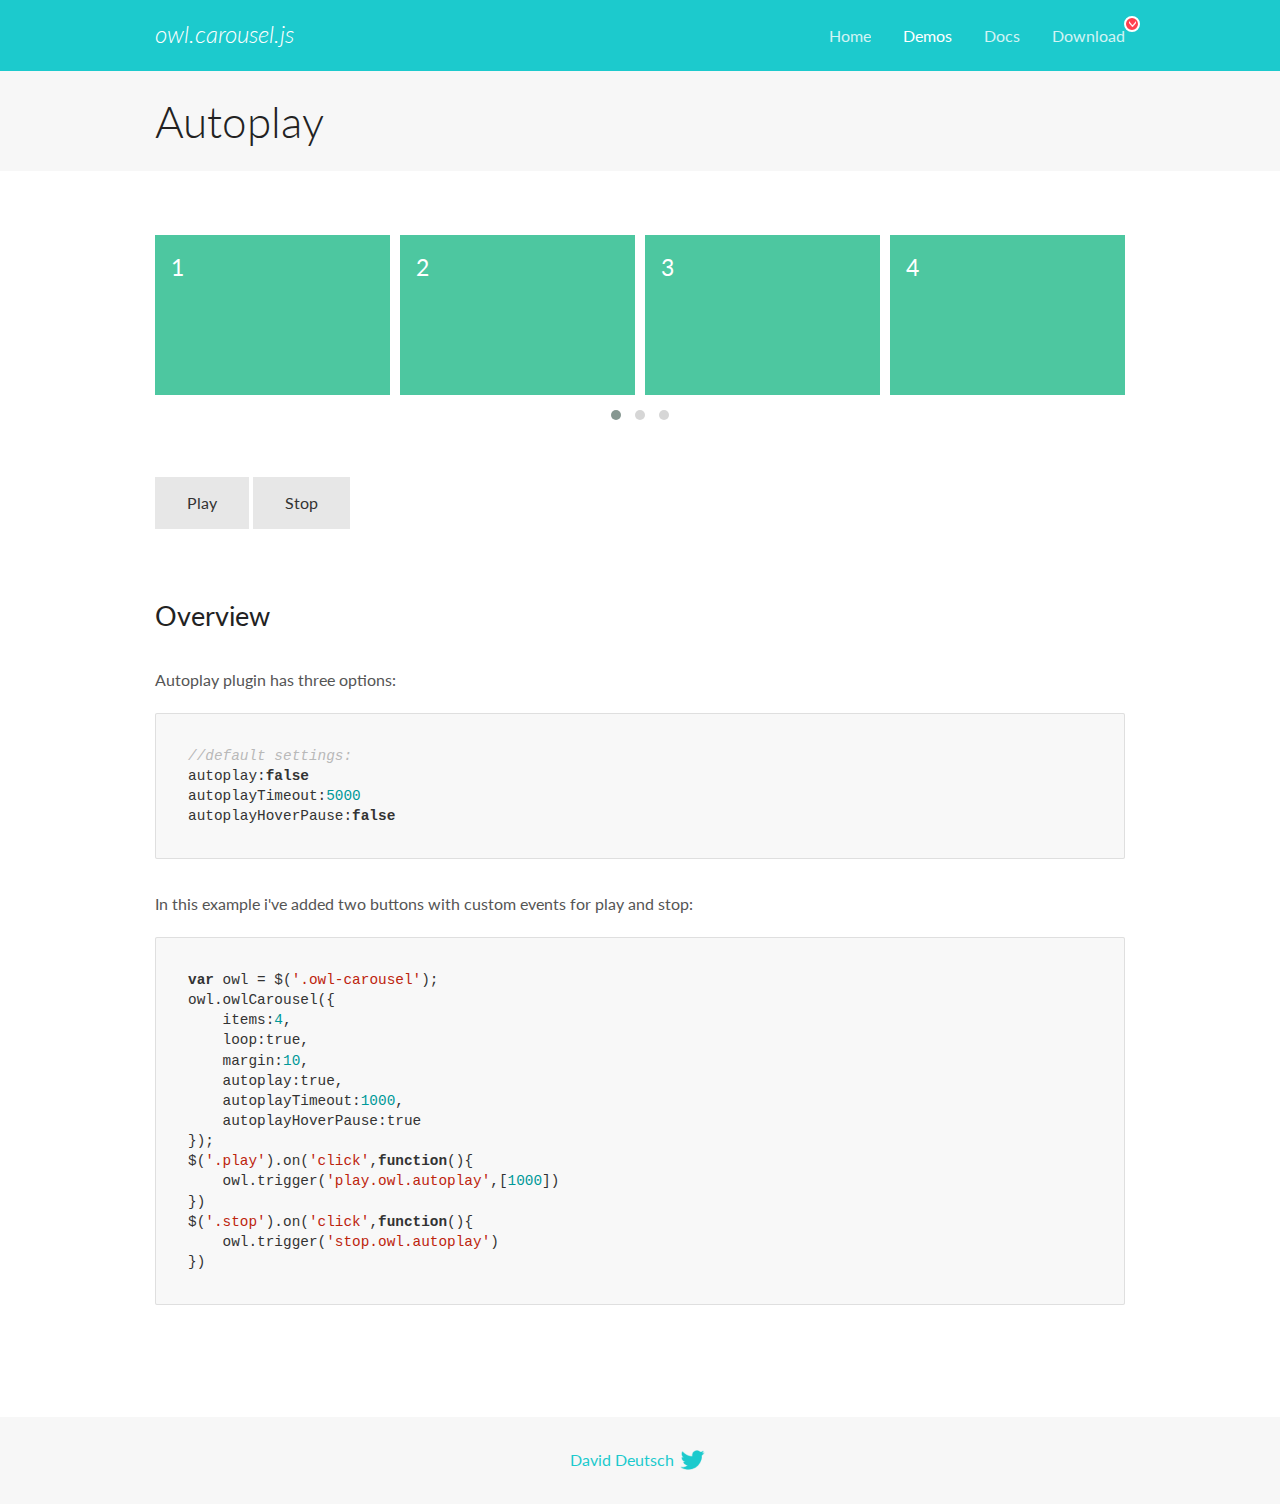
<file: owl-carousel/docs/demos/autoplay.html>
<!DOCTYPE html>
<html lang="en">
  <head>

    <!-- head -->
    <meta charset="utf-8">
    <meta name="msapplication-tap-highlight" content="no" />
    <meta name="viewport" content="width=device-width, initial-scale=1.0" />
    <meta name="description" content="Autoplay usage demo">
    <meta name="author" content="David Deutsch">
    <title>
      Autoplay Demo | Owl Carousel | 2.3.4
    </title>

    <!-- Stylesheets -->
    <link href='https://fonts.googleapis.com/css?family=Lato:300,400,700,400italic,300italic' rel='stylesheet' type='text/css'>
    <link rel="stylesheet" href="../assets/css/docs.theme.min.css">

    <!-- Owl Stylesheets -->
    <link rel="stylesheet" href="../assets/owlcarousel/assets/owl.carousel.min.css">
    <link rel="stylesheet" href="../assets/owlcarousel/assets/owl.theme.default.min.css">

    <!-- HTML5 shim and Respond.js IE8 support of HTML5 elements and media queries -->

    <!--[if lt IE 9]>
      <script src="https://oss.maxcdn.com/libs/html5shiv/3.7.0/html5shiv.js"></script>
      <script src="https://oss.maxcdn.com/libs/respond.js/1.3.0/respond.min.js"></script>
    <![endif]-->

    <!-- Favicons -->
    <link rel="apple-touch-icon-precomposed" sizes="144x144" href="../assets/ico/apple-touch-icon-144-precomposed.png">
    <link rel="shortcut icon" href="../assets/ico/favicon.png">
    <link rel="shortcut icon" href="favicon.ico">

    <!-- Yeah i know js should not be in header. Its required for demos.-->

    <!-- javascript -->
    <script src="../assets/vendors/jquery.min.js"></script>
    <script src="../assets/owlcarousel/owl.carousel.js"></script>
  </head>
  <body>

    <!-- header -->
    <header class="header">
      <div class="row">
        <div class="large-12 columns">
          <div class="brand left">
            <h3>
              <a href="/OwlCarousel2/">owl.carousel.js</a> 
            </h3>
          </div>
          <a id="toggle-nav" class="right">
            <span></span> <span></span> <span></span> 
          </a> 
          <div class="nav-bar">
            <ul class="clearfix">
              <li> <a href="/OwlCarousel2/index.html">Home</a>  </li>
              <li class="active">
                <a href="/OwlCarousel2/demos/demos.html">Demos</a> 
              </li>
              <li> <a href="/OwlCarousel2/docs/started-welcome.html">Docs</a>  </li>
              <li>
                <a href="https://github.com/OwlCarousel2/OwlCarousel2/archive/2.3.4.zip">Download</a> 
                <span class="download"></span> 
              </li>
            </ul>
          </div>
        </div>
      </div>
    </header>

    <!-- title -->
    <section class="title">
      <div class="row">
        <div class="large-12 columns">
          <h1>Autoplay</h1>
        </div>
      </div>
    </section>

    <!--  Demos -->
    <section id="demos">
      <div class="row">
        <div class="large-12 columns">
          <div class="owl-carousel owl-theme">
            <div class="item">
              <h4>1</h4>
            </div>
            <div class="item">
              <h4>2</h4>
            </div>
            <div class="item">
              <h4>3</h4>
            </div>
            <div class="item">
              <h4>4</h4>
            </div>
            <div class="item">
              <h4>5</h4>
            </div>
            <div class="item">
              <h4>6</h4>
            </div>
            <div class="item">
              <h4>7</h4>
            </div>
            <div class="item">
              <h4>8</h4>
            </div>
            <div class="item">
              <h4>9</h4>
            </div>
            <div class="item">
              <h4>10</h4>
            </div>
            <div class="item">
              <h4>11</h4>
            </div>
            <div class="item">
              <h4>12</h4>
            </div>
          </div>
          <a class="button secondary play">Play</a> 
          <a class="button secondary stop">Stop</a> 
          <h3 id="overview">Overview</h3>
          <p>Autoplay plugin has three options:</p>
          <pre><code>//default settings:
autoplay:false
autoplayTimeout:5000
autoplayHoverPause:false</code></pre>
          <p>In this example i&#39;ve added two buttons with custom events for play and stop:</p>
          <pre><code>var owl = $(&#39;.owl-carousel&#39;);
owl.owlCarousel({
    items:4,
    loop:true,
    margin:10,
    autoplay:true,
    autoplayTimeout:1000,
    autoplayHoverPause:true
});
$(&#39;.play&#39;).on(&#39;click&#39;,function(){
    owl.trigger(&#39;play.owl.autoplay&#39;,[1000])
})
$(&#39;.stop&#39;).on(&#39;click&#39;,function(){
    owl.trigger(&#39;stop.owl.autoplay&#39;)
})</code></pre>
          <script>
            $(document).ready(function() {
              var owl = $('.owl-carousel');
              owl.owlCarousel({
                items: 4,
                loop: true,
                margin: 10,
                autoplay: true,
                autoplayTimeout: 1000,
                autoplayHoverPause: true
              });
              $('.play').on('click', function() {
                owl.trigger('play.owl.autoplay', [1000])
              })
              $('.stop').on('click', function() {
                owl.trigger('stop.owl.autoplay')
              })
            })
          </script>
        </div>
      </div>
    </section>

    <!-- footer -->
    <footer class="footer">
      <div class="row">
        <div class="large-12 columns">
          <h5>
            <a href="/OwlCarousel2/docs/support-contact.html">David Deutsch</a> 
            <a id="custom-tweet-button" href="https://twitter.com/share?url=https://github.com/OwlCarousel2/OwlCarousel2&text=Owl Carousel - This is so awesome! " target="_blank"></a> 
          </h5>
        </div>
      </div>
    </footer>

    <!-- vendors -->
    <script src="../assets/vendors/highlight.js"></script>
    <script src="../assets/js/app.js"></script>
  </body>
</html>
</file>
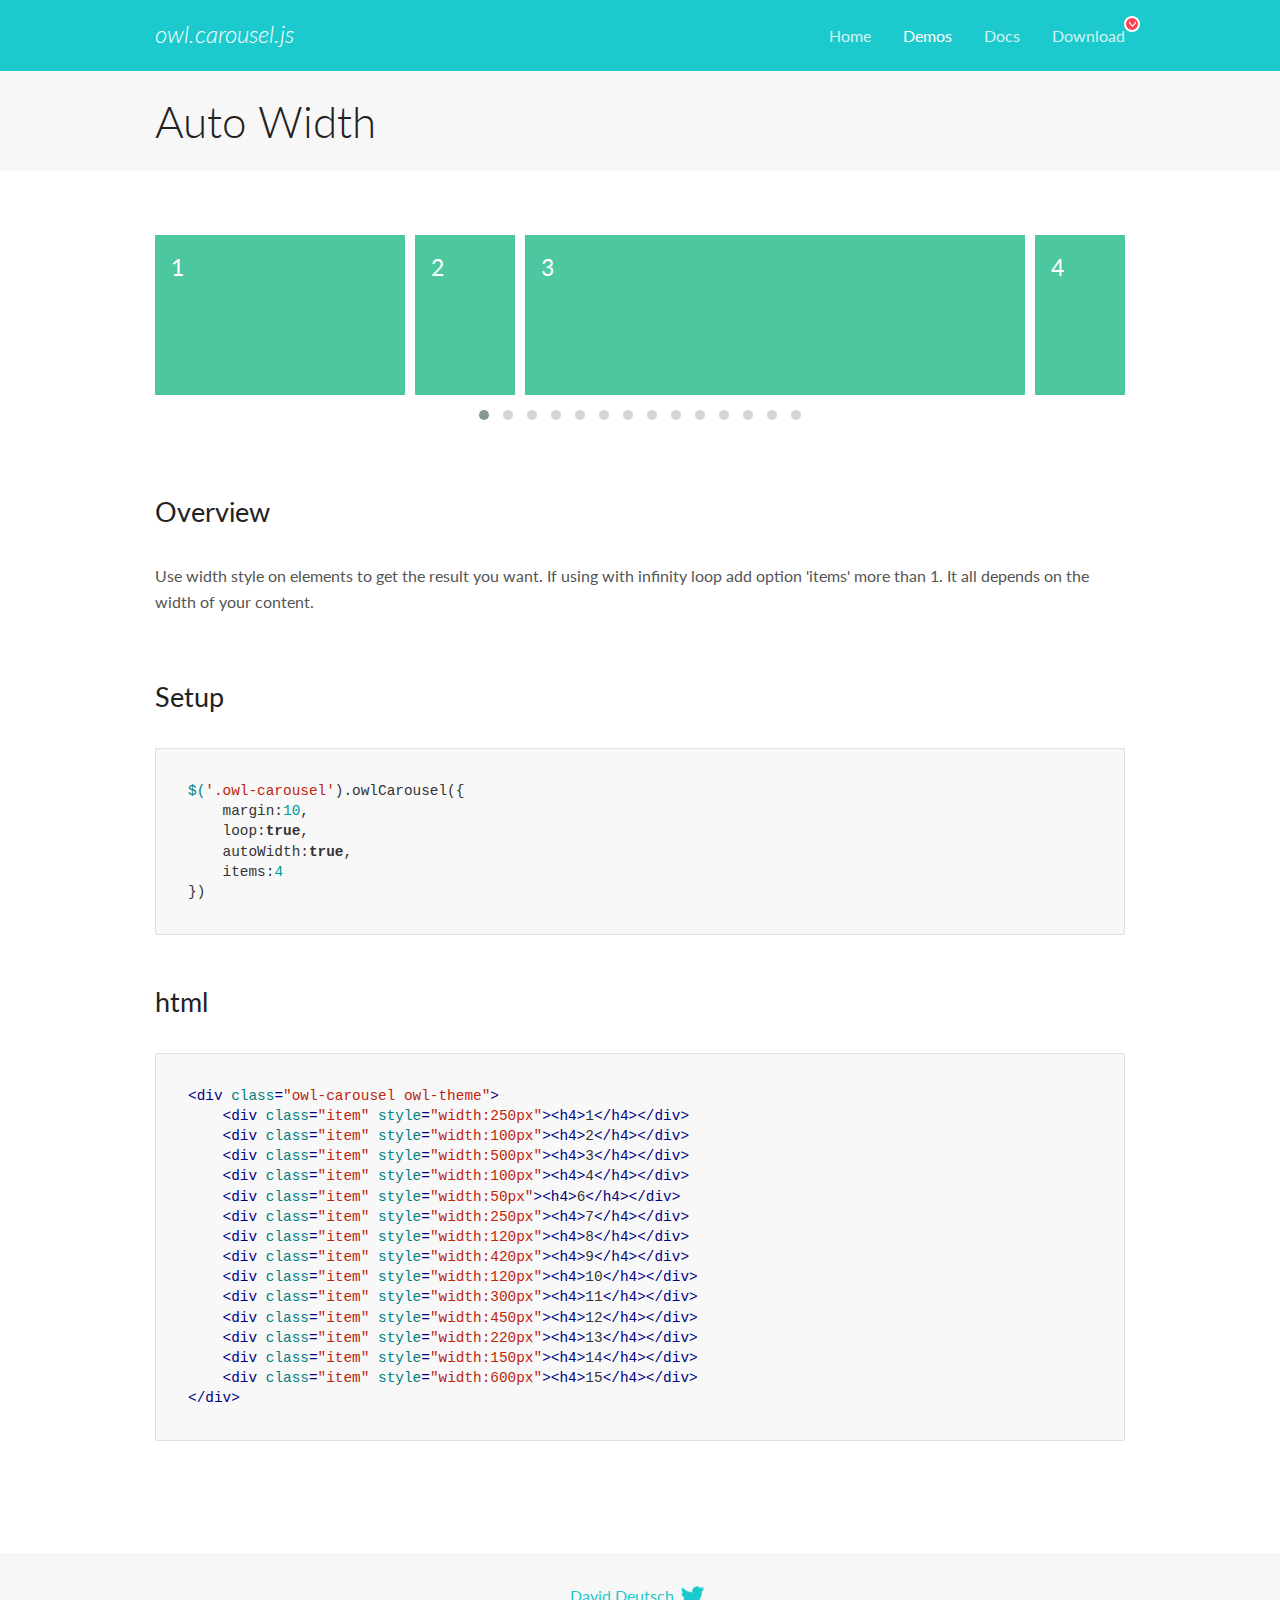
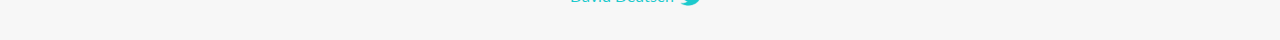
<file: owl-carousel/docs/demos/autowidth.html>
<!DOCTYPE html>
<html lang="en">
  <head>

    <!-- head -->
    <meta charset="utf-8">
    <meta name="msapplication-tap-highlight" content="no" />
    <meta name="viewport" content="width=device-width, initial-scale=1.0" />
    <meta name="description" content="Auto Width">
    <meta name="author" content="David Deutsch">
    <title>
      Auto Width Demo | Owl Carousel | 2.3.4
    </title>

    <!-- Stylesheets -->
    <link href='https://fonts.googleapis.com/css?family=Lato:300,400,700,400italic,300italic' rel='stylesheet' type='text/css'>
    <link rel="stylesheet" href="../assets/css/docs.theme.min.css">

    <!-- Owl Stylesheets -->
    <link rel="stylesheet" href="../assets/owlcarousel/assets/owl.carousel.min.css">
    <link rel="stylesheet" href="../assets/owlcarousel/assets/owl.theme.default.min.css">

    <!-- HTML5 shim and Respond.js IE8 support of HTML5 elements and media queries -->

    <!--[if lt IE 9]>
      <script src="https://oss.maxcdn.com/libs/html5shiv/3.7.0/html5shiv.js"></script>
      <script src="https://oss.maxcdn.com/libs/respond.js/1.3.0/respond.min.js"></script>
    <![endif]-->

    <!-- Favicons -->
    <link rel="apple-touch-icon-precomposed" sizes="144x144" href="../assets/ico/apple-touch-icon-144-precomposed.png">
    <link rel="shortcut icon" href="../assets/ico/favicon.png">
    <link rel="shortcut icon" href="favicon.ico">

    <!-- Yeah i know js should not be in header. Its required for demos.-->

    <!-- javascript -->
    <script src="../assets/vendors/jquery.min.js"></script>
    <script src="../assets/owlcarousel/owl.carousel.js"></script>
  </head>
  <body>

    <!-- header -->
    <header class="header">
      <div class="row">
        <div class="large-12 columns">
          <div class="brand left">
            <h3>
              <a href="/OwlCarousel2/">owl.carousel.js</a> 
            </h3>
          </div>
          <a id="toggle-nav" class="right">
            <span></span> <span></span> <span></span> 
          </a> 
          <div class="nav-bar">
            <ul class="clearfix">
              <li> <a href="/OwlCarousel2/index.html">Home</a>  </li>
              <li class="active">
                <a href="/OwlCarousel2/demos/demos.html">Demos</a> 
              </li>
              <li> <a href="/OwlCarousel2/docs/started-welcome.html">Docs</a>  </li>
              <li>
                <a href="https://github.com/OwlCarousel2/OwlCarousel2/archive/2.3.4.zip">Download</a> 
                <span class="download"></span> 
              </li>
            </ul>
          </div>
        </div>
      </div>
    </header>

    <!-- title -->
    <section class="title">
      <div class="row">
        <div class="large-12 columns">
          <h1>Auto Width</h1>
        </div>
      </div>
    </section>

    <!--  Demos -->
    <section id="demos">
      <div class="row">
        <div class="large-12 columns">
          <div class="owl-carousel owl-theme">
            <div class="item" style="width:250px">
              <h4>1</h4>
            </div>
            <div class="item" style="width:100px">
              <h4>2</h4>
            </div>
            <div class="item" style="width:500px">
              <h4>3</h4>
            </div>
            <div class="item" style="width:100px">
              <h4>4</h4>
            </div>
            <div class="item" style="width:50px">
              <h4>6</h4>
            </div>
            <div class="item" style="width:250px">
              <h4>7</h4>
            </div>
            <div class="item" style="width:120px">
              <h4>8</h4>
            </div>
            <div class="item" style="width:420px">
              <h4>9</h4>
            </div>
            <div class="item" style="width:120px">
              <h4>10</h4>
            </div>
            <div class="item" style="width:300px">
              <h4>11</h4>
            </div>
            <div class="item" style="width:450px">
              <h4>12</h4>
            </div>
            <div class="item" style="width:220px">
              <h4>13</h4>
            </div>
            <div class="item" style="width:150px">
              <h4>14</h4>
            </div>
            <div class="item" style="width:600px">
              <h4>15</h4>
            </div>
          </div>
          <h3 id="overview">Overview</h3>
          <p>Use width style on elements to get the result you want. If using with infinity loop add option &#39;items&#39; more than 1. It all depends on the width of your content.</p>
          <h3 id="setup">Setup</h3>
          <pre><code>$(&#39;.owl-carousel&#39;).owlCarousel({
    margin:10,
    loop:true,
    autoWidth:true,
    items:4
})</code></pre>
          <h3 id="html">html</h3>
          <pre><code>&lt;div class=&quot;owl-carousel owl-theme&quot;&gt;
    &lt;div class=&quot;item&quot; style=&quot;width:250px&quot;&gt;&lt;h4&gt;1&lt;/h4&gt;&lt;/div&gt;
    &lt;div class=&quot;item&quot; style=&quot;width:100px&quot;&gt;&lt;h4&gt;2&lt;/h4&gt;&lt;/div&gt;
    &lt;div class=&quot;item&quot; style=&quot;width:500px&quot;&gt;&lt;h4&gt;3&lt;/h4&gt;&lt;/div&gt;
    &lt;div class=&quot;item&quot; style=&quot;width:100px&quot;&gt;&lt;h4&gt;4&lt;/h4&gt;&lt;/div&gt;
    &lt;div class=&quot;item&quot; style=&quot;width:50px&quot;&gt;&lt;h4&gt;6&lt;/h4&gt;&lt;/div&gt;
    &lt;div class=&quot;item&quot; style=&quot;width:250px&quot;&gt;&lt;h4&gt;7&lt;/h4&gt;&lt;/div&gt;
    &lt;div class=&quot;item&quot; style=&quot;width:120px&quot;&gt;&lt;h4&gt;8&lt;/h4&gt;&lt;/div&gt;
    &lt;div class=&quot;item&quot; style=&quot;width:420px&quot;&gt;&lt;h4&gt;9&lt;/h4&gt;&lt;/div&gt;
    &lt;div class=&quot;item&quot; style=&quot;width:120px&quot;&gt;&lt;h4&gt;10&lt;/h4&gt;&lt;/div&gt;
    &lt;div class=&quot;item&quot; style=&quot;width:300px&quot;&gt;&lt;h4&gt;11&lt;/h4&gt;&lt;/div&gt;
    &lt;div class=&quot;item&quot; style=&quot;width:450px&quot;&gt;&lt;h4&gt;12&lt;/h4&gt;&lt;/div&gt;
    &lt;div class=&quot;item&quot; style=&quot;width:220px&quot;&gt;&lt;h4&gt;13&lt;/h4&gt;&lt;/div&gt;
    &lt;div class=&quot;item&quot; style=&quot;width:150px&quot;&gt;&lt;h4&gt;14&lt;/h4&gt;&lt;/div&gt;
    &lt;div class=&quot;item&quot; style=&quot;width:600px&quot;&gt;&lt;h4&gt;15&lt;/h4&gt;&lt;/div&gt;
&lt;/div&gt;</code></pre>
          <script>
            $(document).ready(function() {
              $('.owl-carousel').owlCarousel({
                margin: 10,
                loop: true,
                autoWidth: true,
                items: 4
              })
            })
          </script>
        </div>
      </div>
    </section>

    <!-- footer -->
    <footer class="footer">
      <div class="row">
        <div class="large-12 columns">
          <h5>
            <a href="/OwlCarousel2/docs/support-contact.html">David Deutsch</a> 
            <a id="custom-tweet-button" href="https://twitter.com/share?url=https://github.com/OwlCarousel2/OwlCarousel2&text=Owl Carousel - This is so awesome! " target="_blank"></a> 
          </h5>
        </div>
      </div>
    </footer>

    <!-- vendors -->
    <script src="../assets/vendors/highlight.js"></script>
    <script src="../assets/js/app.js"></script>
  </body>
</html>
</file>
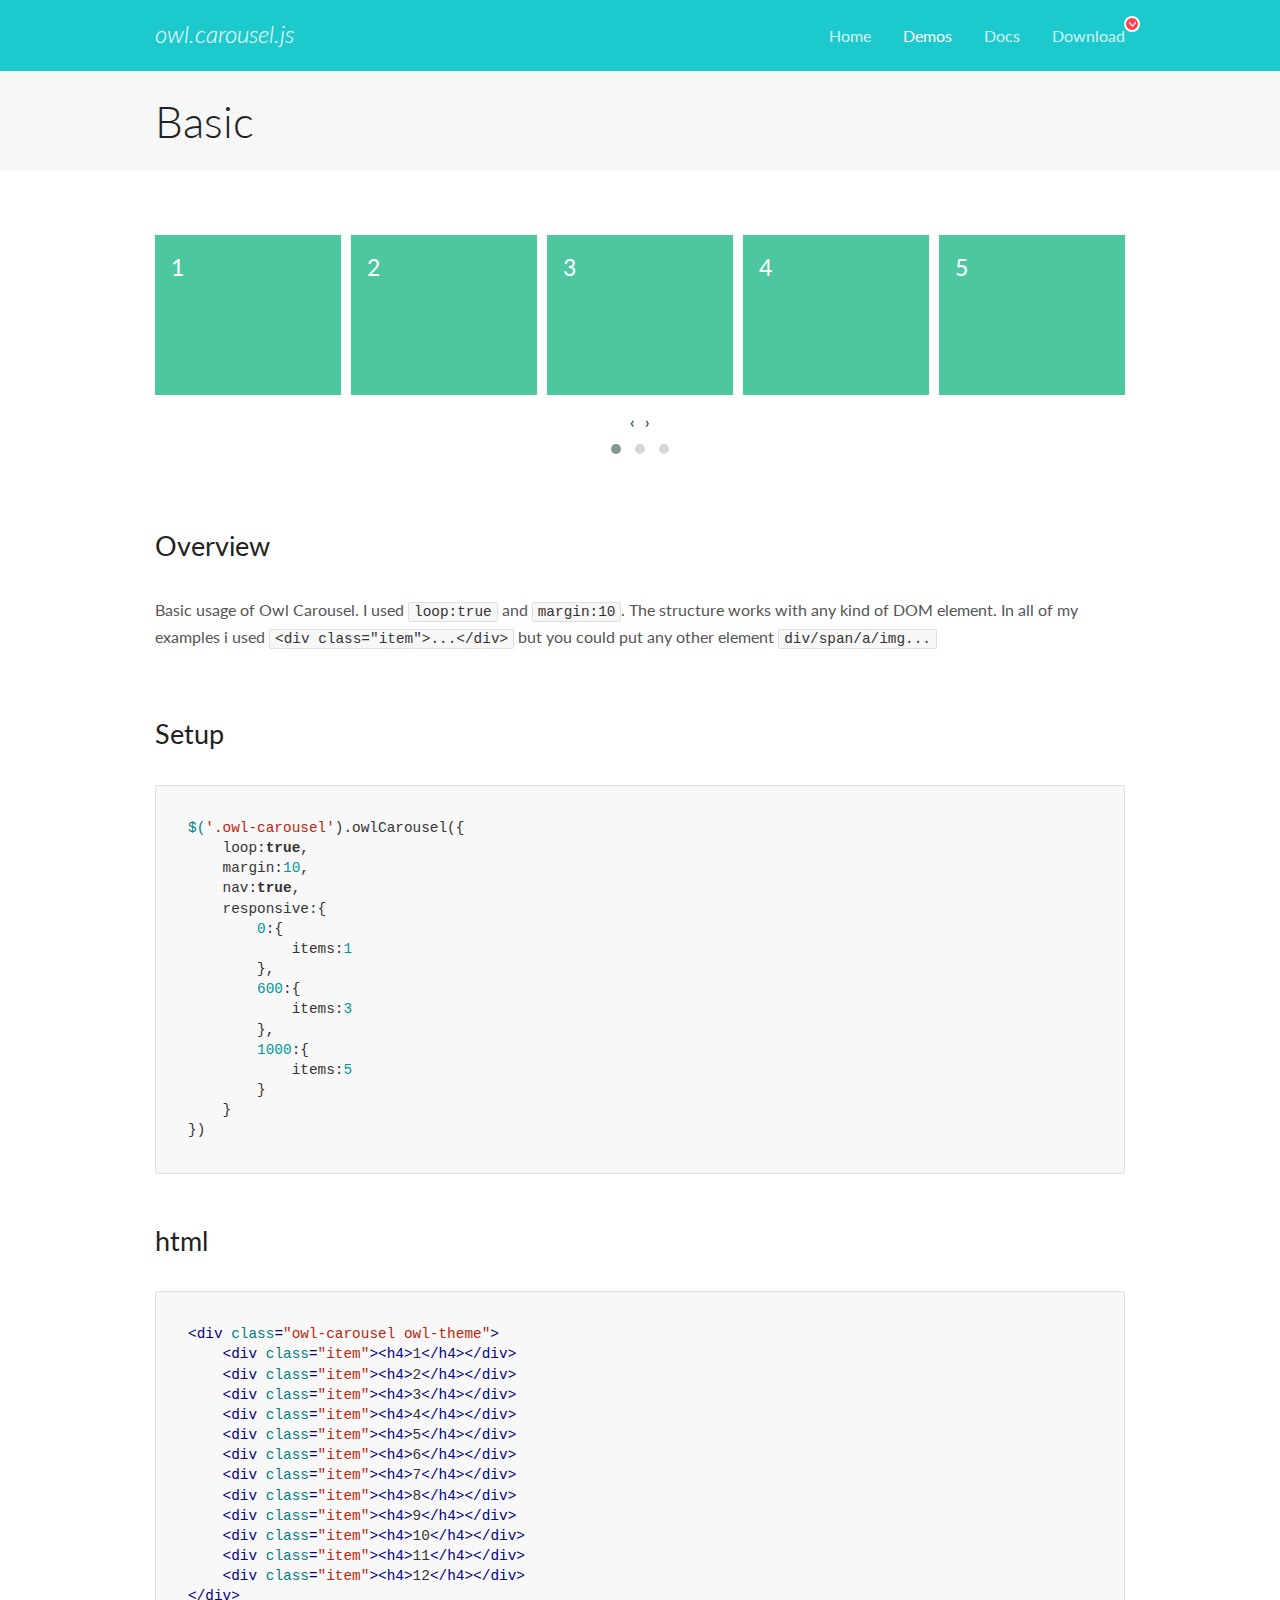
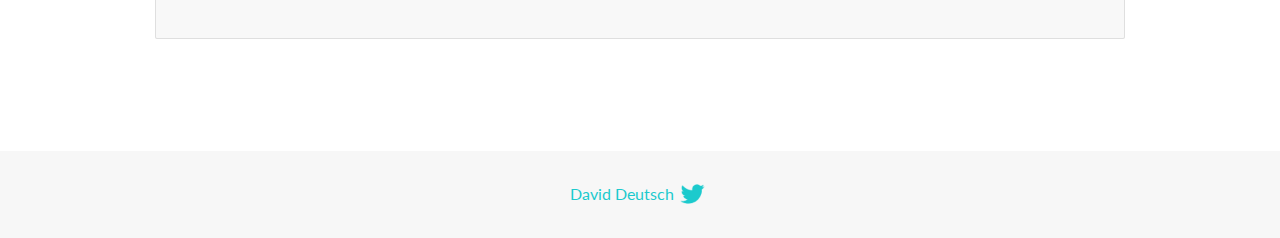
<file: owl-carousel/docs/demos/basic.html>
<!DOCTYPE html>
<html lang="en">
  <head>

    <!-- head -->
    <meta charset="utf-8">
    <meta name="msapplication-tap-highlight" content="no" />
    <meta name="viewport" content="width=device-width, initial-scale=1.0" />
    <meta name="description" content="Basic usage demo">
    <meta name="author" content="David Deutsch">
    <title>
      Basic Demo | Owl Carousel | 2.3.4
    </title>

    <!-- Stylesheets -->
    <link href='https://fonts.googleapis.com/css?family=Lato:300,400,700,400italic,300italic' rel='stylesheet' type='text/css'>
    <link rel="stylesheet" href="../assets/css/docs.theme.min.css">

    <!-- Owl Stylesheets -->
    <link rel="stylesheet" href="../assets/owlcarousel/assets/owl.carousel.min.css">
    <link rel="stylesheet" href="../assets/owlcarousel/assets/owl.theme.default.min.css">

    <!-- HTML5 shim and Respond.js IE8 support of HTML5 elements and media queries -->

    <!--[if lt IE 9]>
      <script src="https://oss.maxcdn.com/libs/html5shiv/3.7.0/html5shiv.js"></script>
      <script src="https://oss.maxcdn.com/libs/respond.js/1.3.0/respond.min.js"></script>
    <![endif]-->

    <!-- Favicons -->
    <link rel="apple-touch-icon-precomposed" sizes="144x144" href="../assets/ico/apple-touch-icon-144-precomposed.png">
    <link rel="shortcut icon" href="../assets/ico/favicon.png">
    <link rel="shortcut icon" href="favicon.ico">

    <!-- Yeah i know js should not be in header. Its required for demos.-->

    <!-- javascript -->
    <script src="../assets/vendors/jquery.min.js"></script>
    <script src="../assets/owlcarousel/owl.carousel.js"></script>
  </head>
  <body>

    <!-- header -->
    <header class="header">
      <div class="row">
        <div class="large-12 columns">
          <div class="brand left">
            <h3>
              <a href="/OwlCarousel2/">owl.carousel.js</a> 
            </h3>
          </div>
          <a id="toggle-nav" class="right">
            <span></span> <span></span> <span></span> 
          </a> 
          <div class="nav-bar">
            <ul class="clearfix">
              <li> <a href="/OwlCarousel2/index.html">Home</a>  </li>
              <li class="active">
                <a href="/OwlCarousel2/demos/demos.html">Demos</a> 
              </li>
              <li> <a href="/OwlCarousel2/docs/started-welcome.html">Docs</a>  </li>
              <li>
                <a href="https://github.com/OwlCarousel2/OwlCarousel2/archive/2.3.4.zip">Download</a> 
                <span class="download"></span> 
              </li>
            </ul>
          </div>
        </div>
      </div>
    </header>

    <!-- title -->
    <section class="title">
      <div class="row">
        <div class="large-12 columns">
          <h1>Basic</h1>
        </div>
      </div>
    </section>

    <!--  Demos -->
    <section id="demos">
      <div class="row">
        <div class="large-12 columns">
          <div class="owl-carousel owl-theme">
            <div class="item">
              <h4>1</h4>
            </div>
            <div class="item">
              <h4>2</h4>
            </div>
            <div class="item">
              <h4>3</h4>
            </div>
            <div class="item">
              <h4>4</h4>
            </div>
            <div class="item">
              <h4>5</h4>
            </div>
            <div class="item">
              <h4>6</h4>
            </div>
            <div class="item">
              <h4>7</h4>
            </div>
            <div class="item">
              <h4>8</h4>
            </div>
            <div class="item">
              <h4>9</h4>
            </div>
            <div class="item">
              <h4>10</h4>
            </div>
            <div class="item">
              <h4>11</h4>
            </div>
            <div class="item">
              <h4>12</h4>
            </div>
          </div>
          <h3 id="overview">Overview</h3>
          <p>Basic usage of Owl Carousel. I used <code>loop:true</code> and <code>margin:10</code>. The structure works with any kind of DOM element. In all of my examples i used <code>&lt;div class=&quot;item&quot;&gt;...&lt;/div&gt;</code> but you could
            put any other element <code>div/span/a/img...</code></p>
          <h3 id="setup">Setup</h3>
          <pre><code>$(&#39;.owl-carousel&#39;).owlCarousel({
    loop:true,
    margin:10,
    nav:true,
    responsive:{
        0:{
            items:1
        },
        600:{
            items:3
        },
        1000:{
            items:5
        }
    }
})</code></pre>
          <h3 id="html">html</h3>
          <pre><code>&lt;div class=&quot;owl-carousel owl-theme&quot;&gt;
    &lt;div class=&quot;item&quot;&gt;&lt;h4&gt;1&lt;/h4&gt;&lt;/div&gt;
    &lt;div class=&quot;item&quot;&gt;&lt;h4&gt;2&lt;/h4&gt;&lt;/div&gt;
    &lt;div class=&quot;item&quot;&gt;&lt;h4&gt;3&lt;/h4&gt;&lt;/div&gt;
    &lt;div class=&quot;item&quot;&gt;&lt;h4&gt;4&lt;/h4&gt;&lt;/div&gt;
    &lt;div class=&quot;item&quot;&gt;&lt;h4&gt;5&lt;/h4&gt;&lt;/div&gt;
    &lt;div class=&quot;item&quot;&gt;&lt;h4&gt;6&lt;/h4&gt;&lt;/div&gt;
    &lt;div class=&quot;item&quot;&gt;&lt;h4&gt;7&lt;/h4&gt;&lt;/div&gt;
    &lt;div class=&quot;item&quot;&gt;&lt;h4&gt;8&lt;/h4&gt;&lt;/div&gt;
    &lt;div class=&quot;item&quot;&gt;&lt;h4&gt;9&lt;/h4&gt;&lt;/div&gt;
    &lt;div class=&quot;item&quot;&gt;&lt;h4&gt;10&lt;/h4&gt;&lt;/div&gt;
    &lt;div class=&quot;item&quot;&gt;&lt;h4&gt;11&lt;/h4&gt;&lt;/div&gt;
    &lt;div class=&quot;item&quot;&gt;&lt;h4&gt;12&lt;/h4&gt;&lt;/div&gt;
&lt;/div&gt;</code></pre>
          <script>
            $(document).ready(function() {
              var owl = $('.owl-carousel');
              owl.owlCarousel({
                margin: 10,
                nav: true,
                loop: true,
                responsive: {
                  0: {
                    items: 1
                  },
                  600: {
                    items: 3
                  },
                  1000: {
                    items: 5
                  }
                }
              })
            })
          </script>
        </div>
      </div>
    </section>

    <!-- footer -->
    <footer class="footer">
      <div class="row">
        <div class="large-12 columns">
          <h5>
            <a href="/OwlCarousel2/docs/support-contact.html">David Deutsch</a> 
            <a id="custom-tweet-button" href="https://twitter.com/share?url=https://github.com/OwlCarousel2/OwlCarousel2&text=Owl Carousel - This is so awesome! " target="_blank"></a> 
          </h5>
        </div>
      </div>
    </footer>

    <!-- vendors -->
    <script src="../assets/vendors/highlight.js"></script>
    <script src="../assets/js/app.js"></script>
  </body>
</html>
</file>
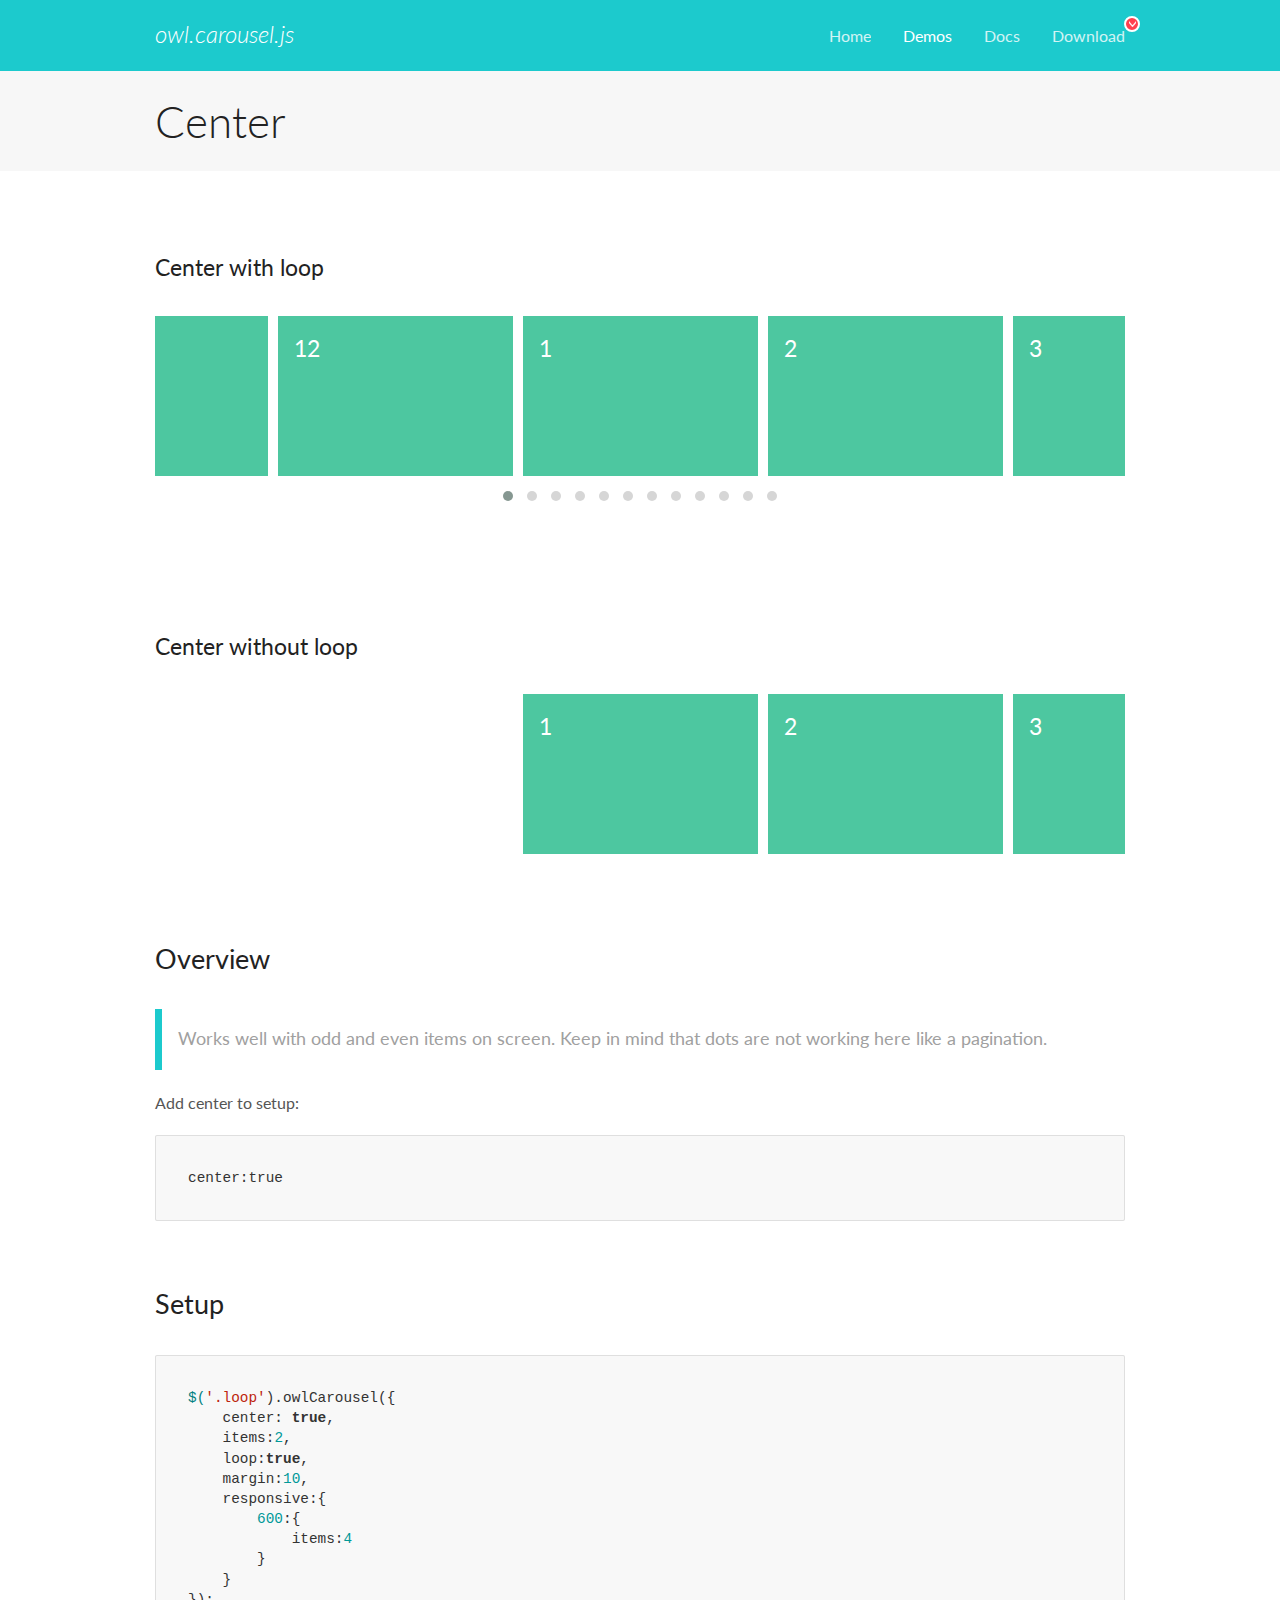
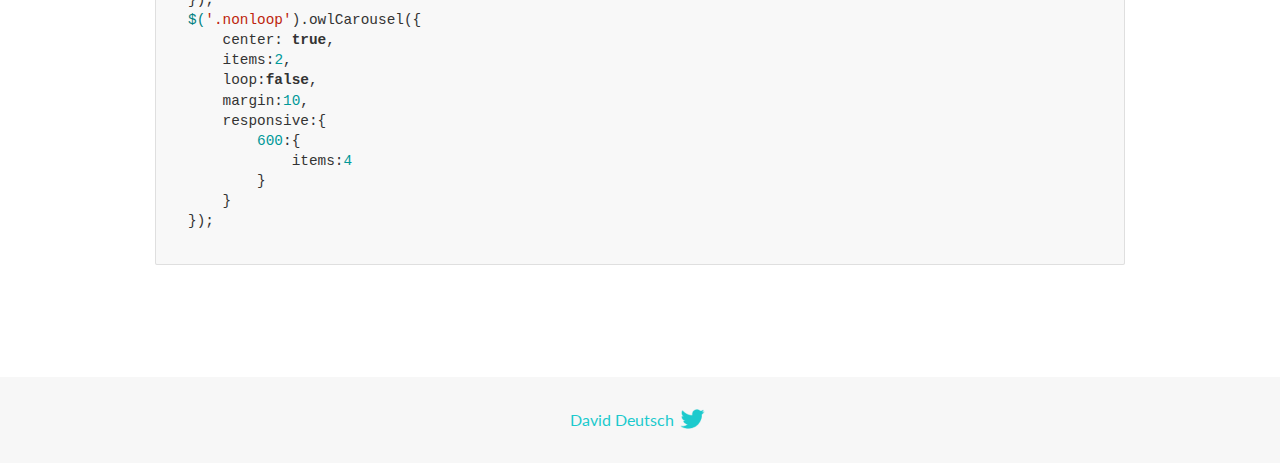
<file: owl-carousel/docs/demos/center.html>
<!DOCTYPE html>
<html lang="en">
  <head>

    <!-- head -->
    <meta charset="utf-8">
    <meta name="msapplication-tap-highlight" content="no" />
    <meta name="viewport" content="width=device-width, initial-scale=1.0" />
    <meta name="description" content="Center carousel">
    <meta name="author" content="David Deutsch">
    <title>
      Center Demo | Owl Carousel | 2.3.4
    </title>

    <!-- Stylesheets -->
    <link href='https://fonts.googleapis.com/css?family=Lato:300,400,700,400italic,300italic' rel='stylesheet' type='text/css'>
    <link rel="stylesheet" href="../assets/css/docs.theme.min.css">

    <!-- Owl Stylesheets -->
    <link rel="stylesheet" href="../assets/owlcarousel/assets/owl.carousel.min.css">
    <link rel="stylesheet" href="../assets/owlcarousel/assets/owl.theme.default.min.css">

    <!-- HTML5 shim and Respond.js IE8 support of HTML5 elements and media queries -->

    <!--[if lt IE 9]>
      <script src="https://oss.maxcdn.com/libs/html5shiv/3.7.0/html5shiv.js"></script>
      <script src="https://oss.maxcdn.com/libs/respond.js/1.3.0/respond.min.js"></script>
    <![endif]-->

    <!-- Favicons -->
    <link rel="apple-touch-icon-precomposed" sizes="144x144" href="../assets/ico/apple-touch-icon-144-precomposed.png">
    <link rel="shortcut icon" href="../assets/ico/favicon.png">
    <link rel="shortcut icon" href="favicon.ico">

    <!-- Yeah i know js should not be in header. Its required for demos.-->

    <!-- javascript -->
    <script src="../assets/vendors/jquery.min.js"></script>
    <script src="../assets/owlcarousel/owl.carousel.js"></script>
  </head>
  <body>

    <!-- header -->
    <header class="header">
      <div class="row">
        <div class="large-12 columns">
          <div class="brand left">
            <h3>
              <a href="/OwlCarousel2/">owl.carousel.js</a> 
            </h3>
          </div>
          <a id="toggle-nav" class="right">
            <span></span> <span></span> <span></span> 
          </a> 
          <div class="nav-bar">
            <ul class="clearfix">
              <li> <a href="/OwlCarousel2/index.html">Home</a>  </li>
              <li class="active">
                <a href="/OwlCarousel2/demos/demos.html">Demos</a> 
              </li>
              <li> <a href="/OwlCarousel2/docs/started-welcome.html">Docs</a>  </li>
              <li>
                <a href="https://github.com/OwlCarousel2/OwlCarousel2/archive/2.3.4.zip">Download</a> 
                <span class="download"></span> 
              </li>
            </ul>
          </div>
        </div>
      </div>
    </header>

    <!-- title -->
    <section class="title">
      <div class="row">
        <div class="large-12 columns">
          <h1>Center</h1>
        </div>
      </div>
    </section>

    <!--  Demos -->
    <section id="demos">
      <div class="row">
        <div class="large-12 columns">
          <h4 id="center-with-loop">Center with loop</h4>
          <div class="loop owl-carousel owl-theme">
            <div class="item">
              <h4>1</h4>
            </div>
            <div class="item">
              <h4>2</h4>
            </div>
            <div class="item">
              <h4>3</h4>
            </div>
            <div class="item">
              <h4>4</h4>
            </div>
            <div class="item">
              <h4>5</h4>
            </div>
            <div class="item">
              <h4>6</h4>
            </div>
            <div class="item">
              <h4>7</h4>
            </div>
            <div class="item">
              <h4>8</h4>
            </div>
            <div class="item">
              <h4>9</h4>
            </div>
            <div class="item">
              <h4>10</h4>
            </div>
            <div class="item">
              <h4>11</h4>
            </div>
            <div class="item">
              <h4>12</h4>
            </div>
          </div>
          <br>
          <h4 id="center-without-loop">Center without loop</h4>
          <div class="nonloop owl-carousel">
            <div class="item">
              <h4>1</h4>
            </div>
            <div class="item">
              <h4>2</h4>
            </div>
            <div class="item">
              <h4>3</h4>
            </div>
            <div class="item">
              <h4>4</h4>
            </div>
            <div class="item">
              <h4>5</h4>
            </div>
            <div class="item">
              <h4>6</h4>
            </div>
            <div class="item">
              <h4>7</h4>
            </div>
            <div class="item">
              <h4>8</h4>
            </div>
            <div class="item">
              <h4>9</h4>
            </div>
            <div class="item">
              <h4>10</h4>
            </div>
            <div class="item">
              <h4>11</h4>
            </div>
            <div class="item">
              <h4>12</h4>
            </div>
          </div>
          <h3 id="overview">Overview</h3>
          <blockquote>
            <p>Works well with odd and even items on screen. Keep in mind that dots are not working here like a pagination.</p>
          </blockquote>
          <p>Add center to setup:</p>
          <pre><code>center:true</code></pre>
          <h3 id="setup">Setup</h3>
          <pre><code>$(&#39;.loop&#39;).owlCarousel({
    center: true,
    items:2,
    loop:true,
    margin:10,
    responsive:{
        600:{
            items:4
        }
    }
});
$(&#39;.nonloop&#39;).owlCarousel({
    center: true,
    items:2,
    loop:false,
    margin:10,
    responsive:{
        600:{
            items:4
        }
    }
});</code></pre>
          <script>
            jQuery(document).ready(function($) {
              $('.loop').owlCarousel({
                center: true,
                items: 2,
                loop: true,
                margin: 10,
                responsive: {
                  600: {
                    items: 4
                  }
                }
              });
              $('.nonloop').owlCarousel({
                center: true,
                items: 2,
                loop: false,
                margin: 10,
                responsive: {
                  600: {
                    items: 4
                  }
                }
              });
            });
          </script>
        </div>
      </div>
    </section>

    <!-- footer -->
    <footer class="footer">
      <div class="row">
        <div class="large-12 columns">
          <h5>
            <a href="/OwlCarousel2/docs/support-contact.html">David Deutsch</a> 
            <a id="custom-tweet-button" href="https://twitter.com/share?url=https://github.com/OwlCarousel2/OwlCarousel2&text=Owl Carousel - This is so awesome! " target="_blank"></a> 
          </h5>
        </div>
      </div>
    </footer>

    <!-- vendors -->
    <script src="../assets/vendors/highlight.js"></script>
    <script src="../assets/js/app.js"></script>
  </body>
</html>
</file>
